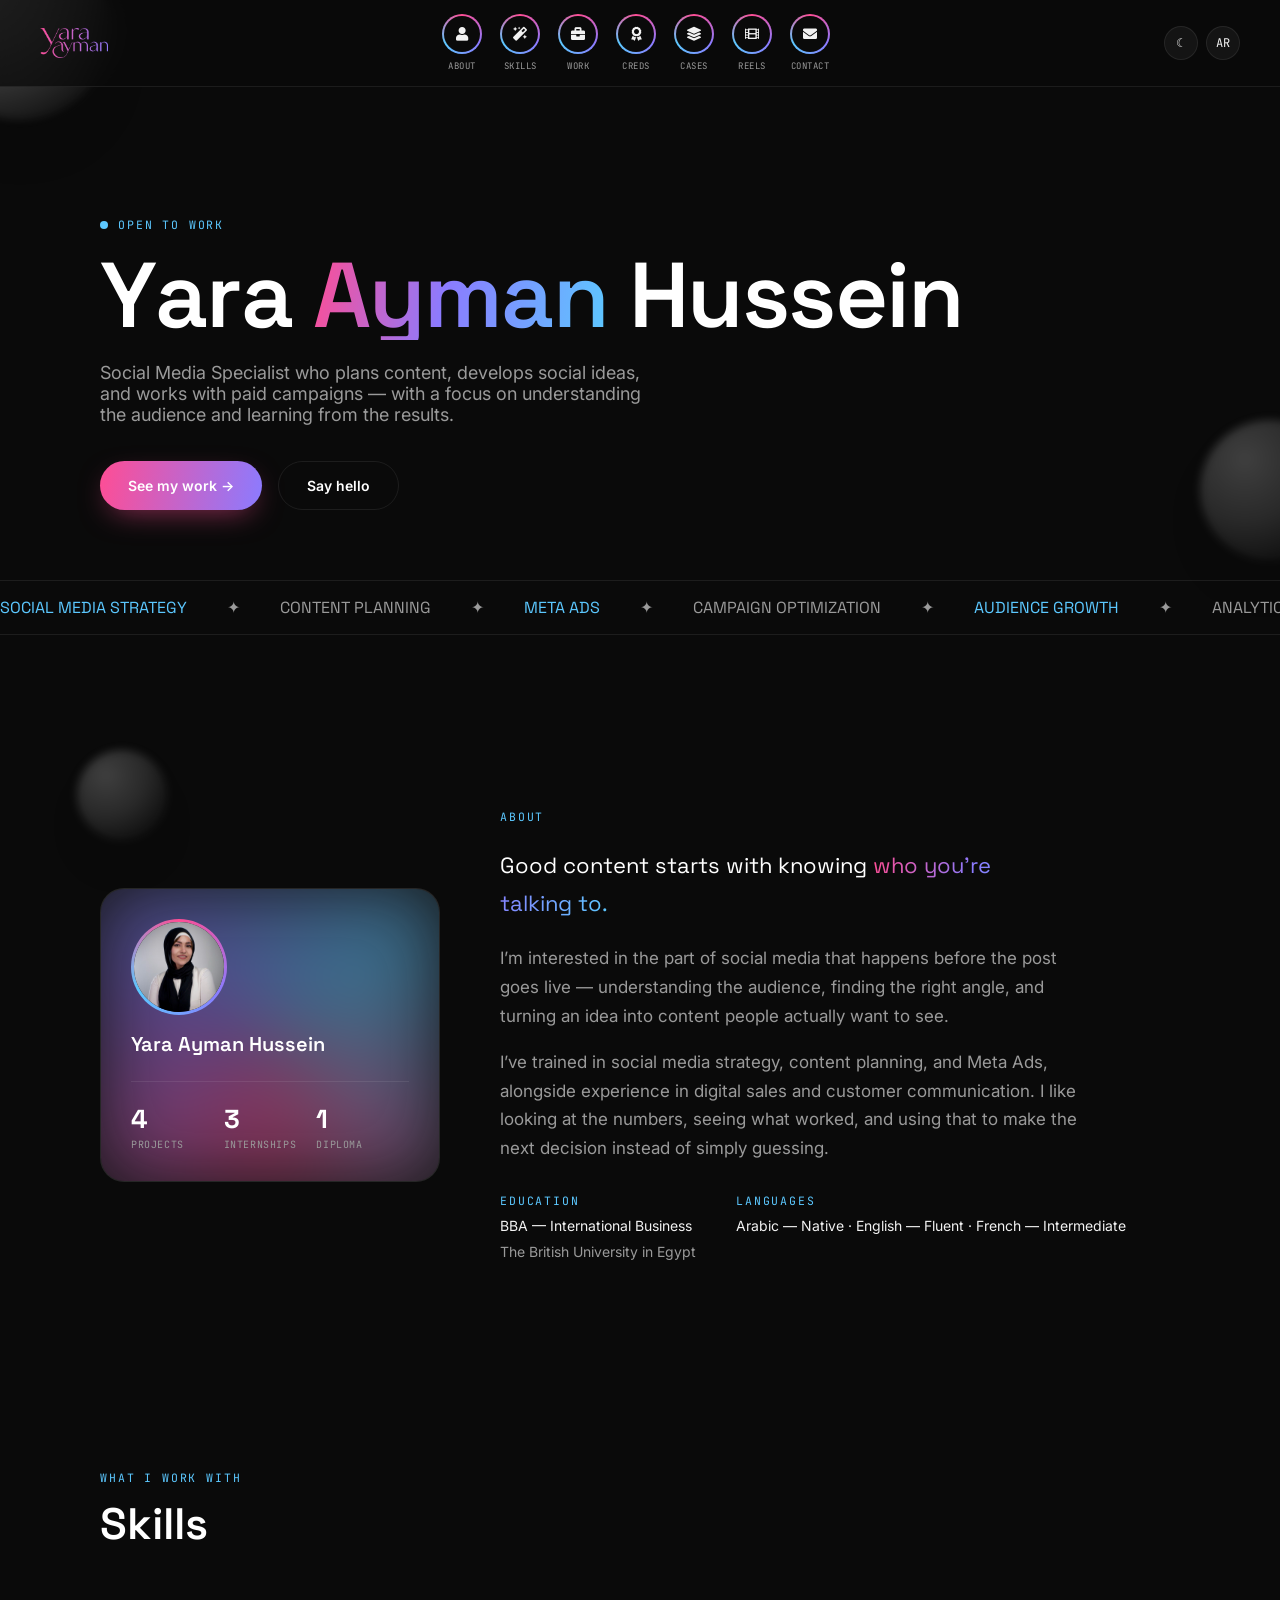
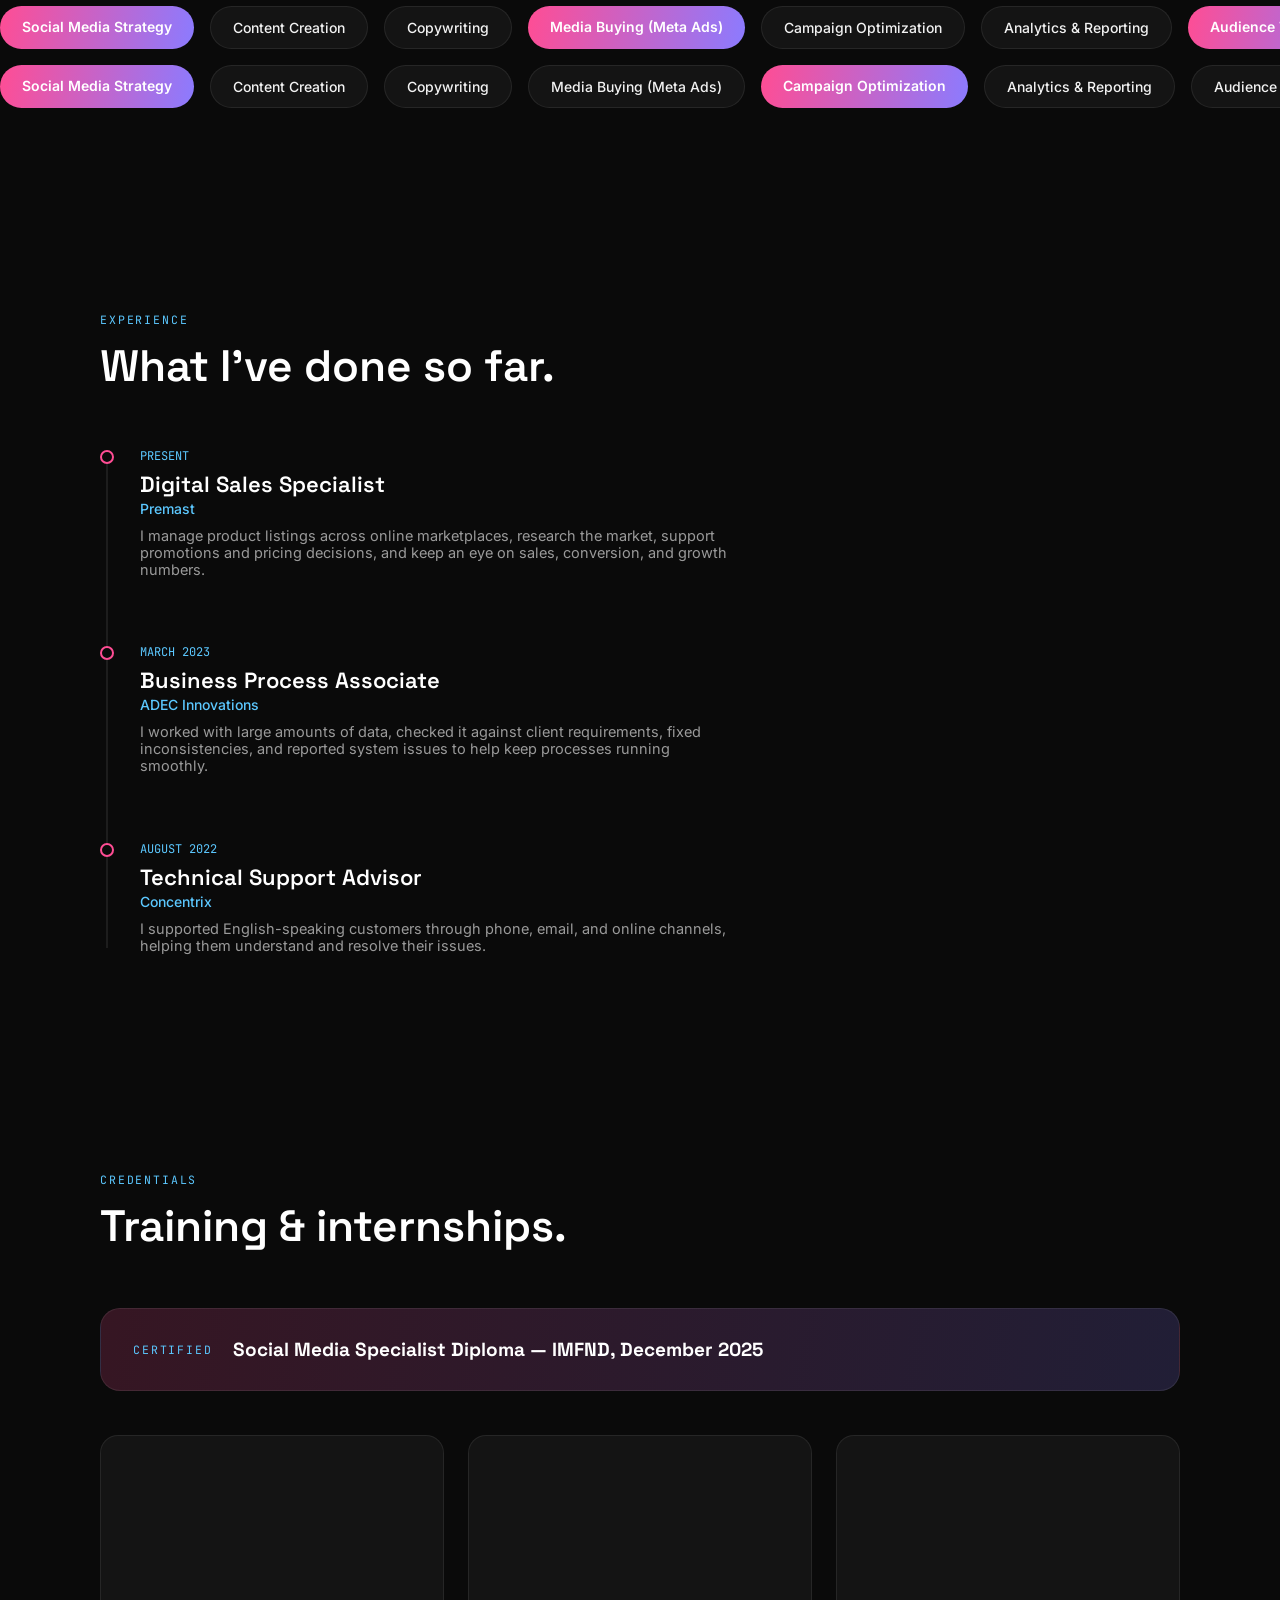
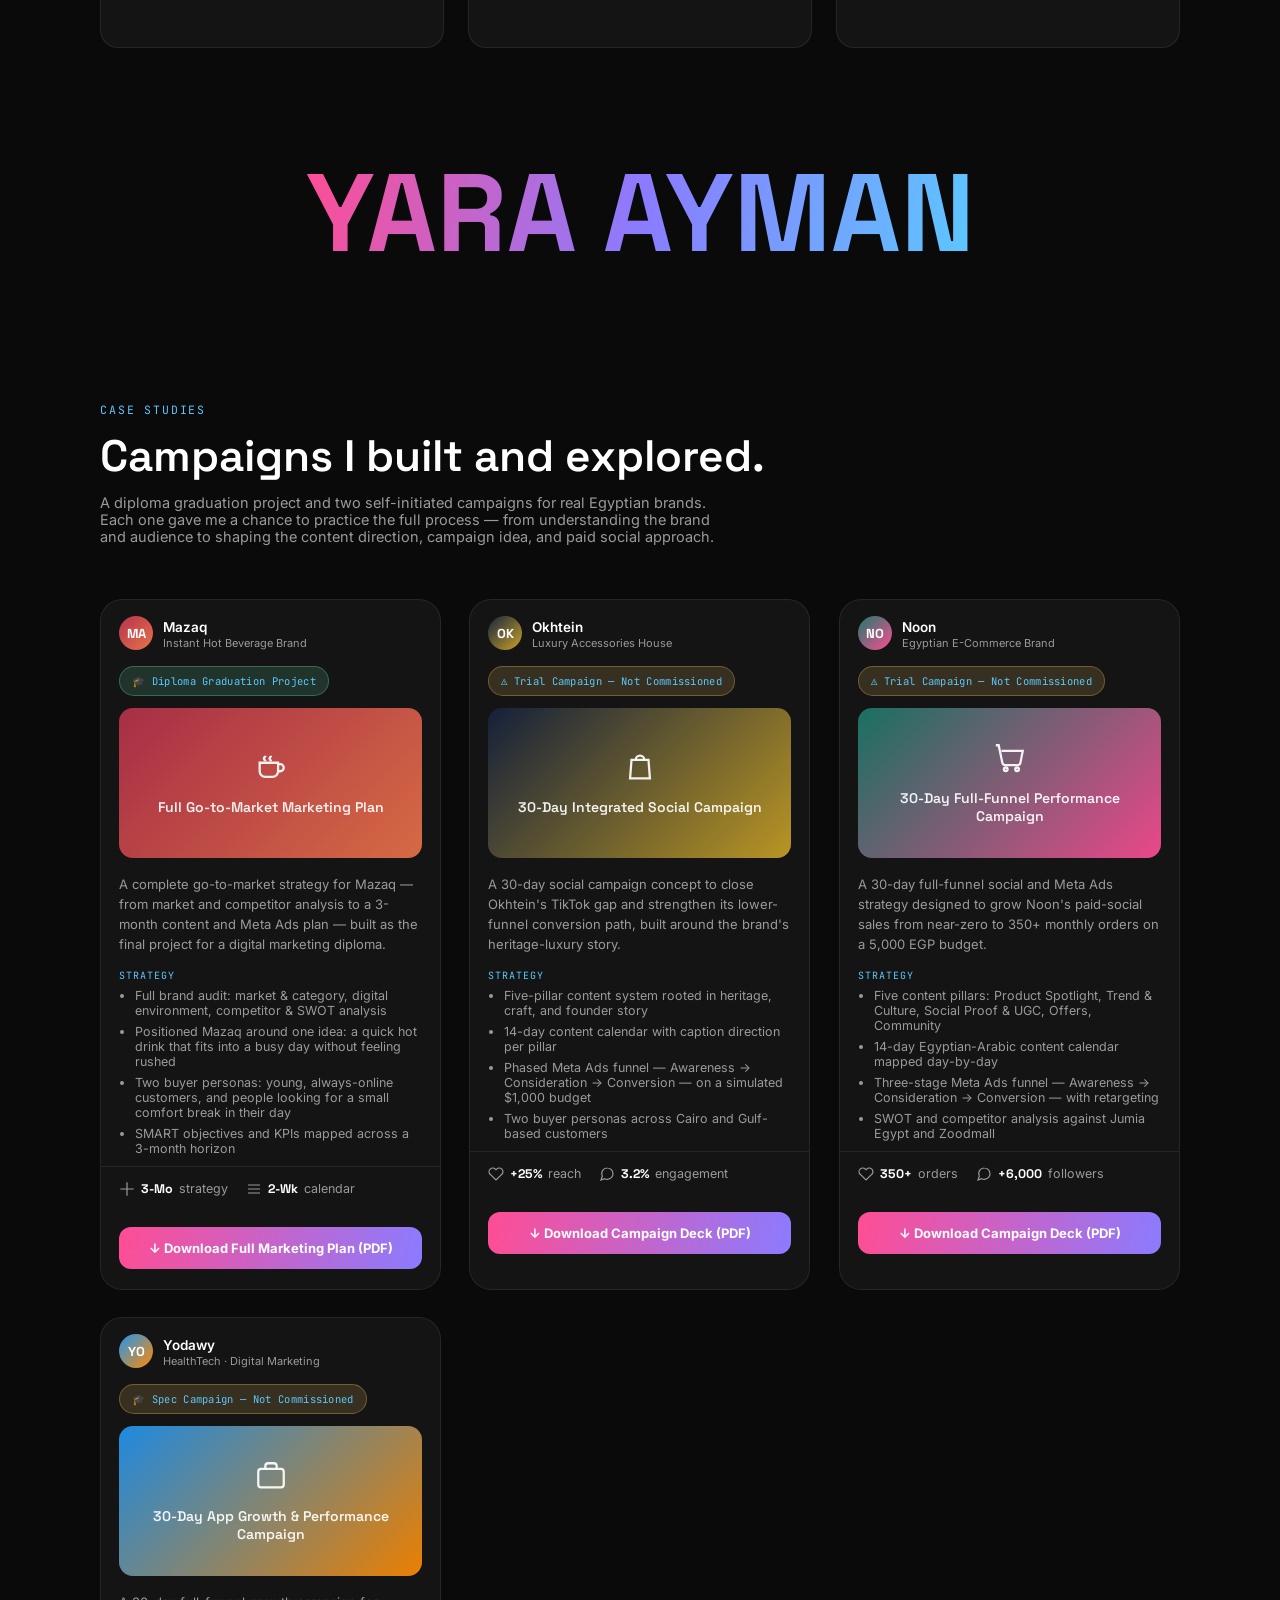
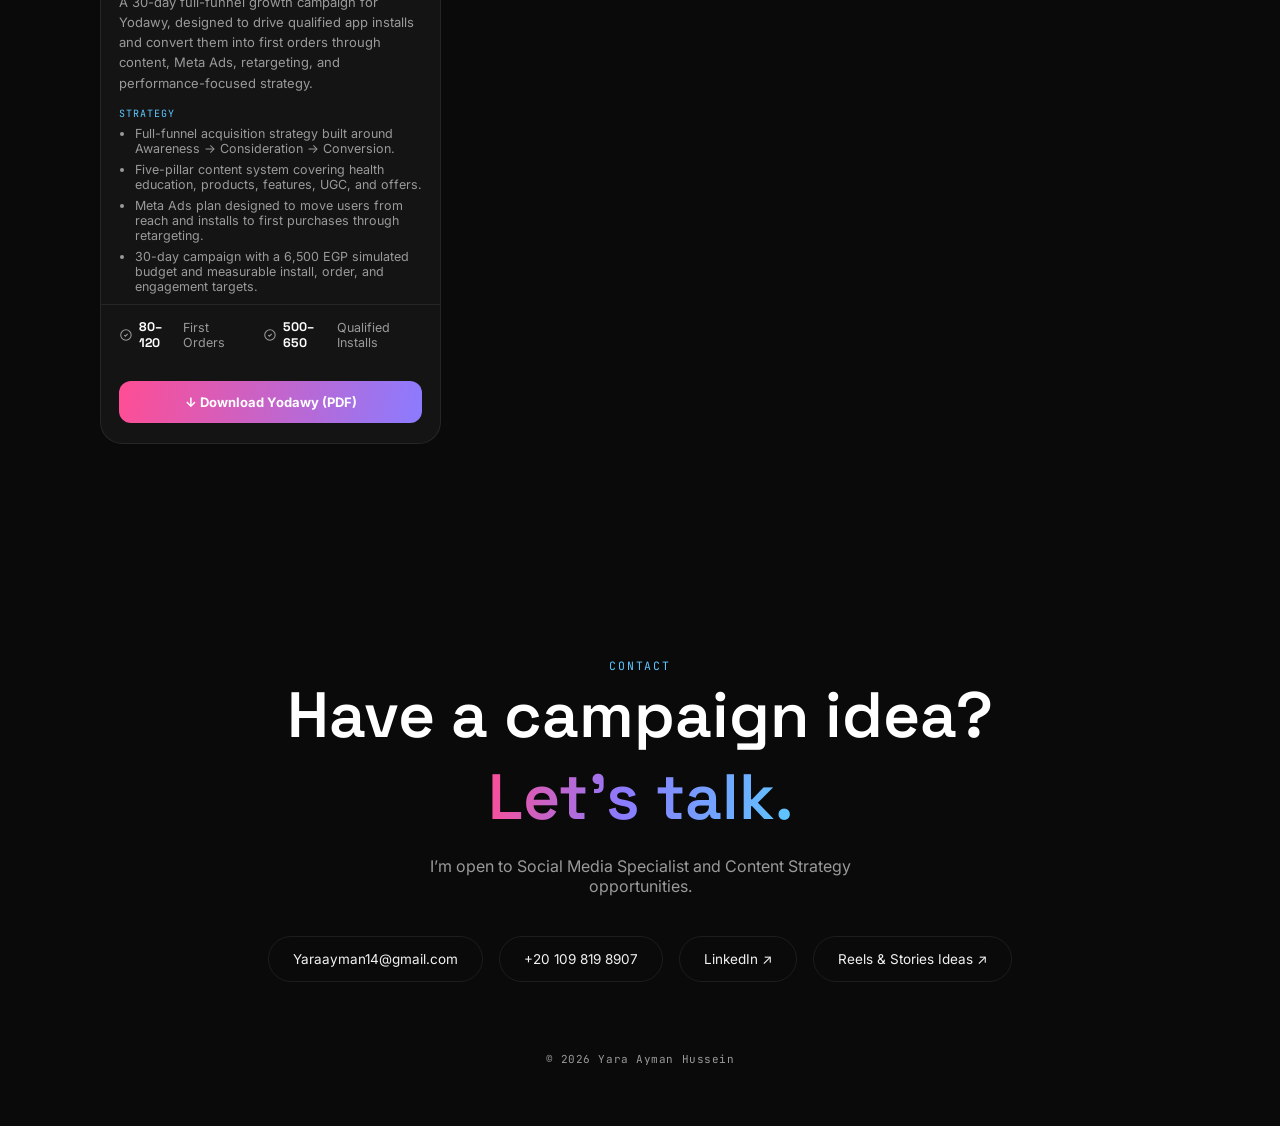
<file: index.html>
<!DOCTYPE html>
<html lang="en">
<head>
<meta charset="UTF-8">
<meta name="viewport" content="width=device-width, initial-scale=1.0">
<title>Yara Ayman Hussein - Social Media Specialist & Marketer</title>
<meta name="description" content="Yara Ayman Hussein is a Social Media Specialist and Marketer focused on social media strategy, content planning, Meta Ads, audience growth, and campaign analytics.">
<meta name="robots" content="index, follow">
<link rel="canonical" href="https://yarayman.com/">
<link rel="icon" type="image/png" sizes="32x32" href="media/favicon-32.png">
<link rel="icon" type="image/png" sizes="512x512" href="media/favicon-512.png">
<link rel="apple-touch-icon" href="media/favicon-180.png">
<link rel="stylesheet" href="data/css/fontawesome/fontawesome.css">
<link rel="stylesheet" href="data/css/fontawesome/solid.css">
<link rel="stylesheet" href="data/css/fontawesome/all.css">
<meta name="theme-color" content="#0A0A0A">

<!-- Open Graph -->
<meta property="og:type" content="profile">
<meta property="og:title" content="Yara Ayman Hussein — Social Media Specialist">
<meta property="og:description" content="Social strategy, content planning, and Meta Ads campaigns. Portfolio featuring Mazaq, Okhtein, and Noon case studies.">
<meta property="og:url" content="https://yarayman.com/">
<meta property="og:image" content="https://yarayman.com/media/og-image.jpg">
<meta property="og:image:width" content="1200">
<meta property="og:image:height" content="630">
<meta property="og:image:alt" content="Yara Ayman Hussein — Social Media Specialist">
<meta property="og:site_name" content="Yara Ayman Hussein — Portfolio">
<meta property="og:locale" content="en_US">

<!-- Twitter Card -->
<meta name="twitter:card" content="summary_large_image">
<meta name="twitter:title" content="Yara Ayman Hussein — Social Media Specialist">
<meta name="twitter:description" content="Social strategy, content planning, and Meta Ads campaigns. Portfolio featuring Mazaq, Okhtein, and Noon case studies.">
<meta name="twitter:image" content="https://yarayman.com/media/og-image.jpg">
<meta name="twitter:image:alt" content="Yara Ayman Hussein — Social Media Specialist">

<script type="application/ld+json">
{
  "@context": "https://schema.org",
  "@type": "ProfilePage",
  "name": "Yara Ayman Hussein - Social Media Specialist & Marketer",
  "url": "https://yarayman.com/",
  "mainEntity": {
    "@type": "Person",
    "name": "Yara Ayman Hussein",
    "jobTitle": "Social Media Specialist & Marketer",
    "url": "https://yarayman.com/",
    "email": "mailto:Yaraayman14@gmail.com",
    "sameAs": [
      "https://linkedin.com/in/yara-a-893500259"
    ]
  }
}
</script>

<link rel="preconnect" href="https://fonts.googleapis.com">
<link rel="preconnect" href="https://fonts.gstatic.com" crossorigin>
<link href="https://fonts.googleapis.com/css2?family=Space+Grotesk:wght@400;500;600;700&family=Inter:wght@400;500;600;700&family=JetBrains+Mono:wght@400;500&family=Cairo:wght@400;500;600;700&display=swap" rel="stylesheet">
<style>
  :root{
    --bg:#0A0A0A;
    --bg-2:#141414;
    --panel:#141414;
    --paper:#F7F4EE;
    --coral:#FF4D94;
    --pink:#8B7BFF;
    --gold:#5CC8FF;
    --mint:#5CC8FF;
    --violet:#8B7BFF;
    --ink:#F2F2F2;
    --ink-dim:#9A9A9A;
    --line:rgba(255,255,255,0.08);
    --heading:#fff;
    --nav-bg:rgba(10,10,10,0.75);
    --blob-opacity:.35;
    --blob-opacity-2:.22;
  }
  :root[data-theme="light"]{
    --bg:#FAFAFA;
    --bg-2:#F1F0F0;
    --panel:#FFFFFF;
    --ink:#171717;
    --ink-dim:#6B6B6B;
    --line:rgba(20,20,20,0.1);
    --heading:#0A0A0A;
    --nav-bg:rgba(250,250,250,0.8);
    --blob-opacity:.2;
    --blob-opacity-2:.14;
  }
  *{ box-sizing:border-box; }
  html{ scroll-behavior:smooth; }
  @media (prefers-reduced-motion: reduce){
    html{ scroll-behavior:auto; }
    *{ animation-duration:.001ms !important; animation-iteration-count:1 !important; transition:none !important; }
  }
  body{
    margin:0;
    background:var(--bg);
    color:var(--ink);
    font-family:'Inter',sans-serif;
    overflow-x:hidden;
    transition:background .3s ease, color .3s ease;
  }
  body.lang-ar{ font-family:'Cairo','Inter',sans-serif; }
  h1,h2,h3{ font-family:'Space Grotesk',sans-serif; margin:0; color:var(--heading); font-weight:600; }
  body.lang-ar h1, body.lang-ar h2, body.lang-ar h3{ font-family:'Cairo','Space Grotesk',sans-serif; }
  a{ color:inherit; text-decoration:none; }
  .mono{ font-family:'JetBrains Mono',monospace; }
  .wrap{ max-width:1160px; margin:0 auto; padding:0 40px; position:relative; z-index:2; }
  @media (max-width:720px){ .wrap{ padding:0 22px; } }
  .grad-text{
    background:linear-gradient(100deg,var(--coral),var(--pink) 45%,var(--gold));
    -webkit-background-clip:text; background-clip:text; color:transparent;
  }
  .eyebrow{
    font-family:'JetBrains Mono',monospace; font-size:11.5px; letter-spacing:.16em;
    text-transform:uppercase; color:var(--mint);
  }

  /* ---------- floating chrome spheres ---------- */
  .blobs{ position:fixed; inset:0; z-index:0; pointer-events:none; overflow:hidden; }
  .blob{
    position:absolute; border-radius:50%;
    background:radial-gradient(circle at 32% 28%, #fff, #9a9a9a 45%, #262626 80%);
    box-shadow:0 30px 60px -20px rgba(0,0,0,.6);
    opacity:var(--blob-opacity); transition:opacity .3s ease;
    filter:blur(4px);
  }
  :root[data-theme="light"] .blob{ box-shadow:0 30px 60px -20px rgba(0,0,0,.2); }
  .b1{ width:180px; height:180px; top:-60px; left:-70px; animation:float1 22s ease-in-out infinite; }
  .b2{ width:140px; height:140px; top:420px; right:-60px; animation:float2 26s ease-in-out infinite; opacity:var(--blob-opacity-2); }
  .b3{ width:90px; height:90px; bottom:60px; left:6%; animation:float3 24s ease-in-out infinite; opacity:var(--blob-opacity-2); }
  @keyframes float1{ 0%,100%{ transform:translate(0,0) } 50%{ transform:translate(30px,40px) } }
  @keyframes float2{ 0%,100%{ transform:translate(0,0) } 50%{ transform:translate(-35px,25px) } }
  @keyframes float3{ 0%,100%{ transform:translate(0,0) } 50%{ transform:translate(25px,-20px) } }

  /* ---------- theme / lang toggle ---------- */
  .util-row{ display:flex; align-items:center; gap:8px; }
  .util-btn{
    width:34px; height:34px; border-radius:50%; border:1px solid var(--line); background:var(--panel);
    color:var(--ink); display:flex; align-items:center; justify-content:center; cursor:pointer;
    font-family:'JetBrains Mono',monospace; font-size:12px; transition:transform .2s ease, background .2s ease;
  }
  .util-btn:hover{ transform:scale(1.08); }

  /* ---------- story-ring nav ---------- */
  header.storynav{
    position:sticky; top:0; z-index:50;
    background:var(--nav-bg);
    backdrop-filter:blur(14px);
    border-bottom:1px solid var(--line);
    transition:background .3s ease;
  }
  .storynav-inner{
    display:flex; align-items:center; justify-content:space-between;
    padding:14px 40px;
  }
  @media (max-width:720px){ .storynav-inner{ padding:12px 22px; } }
  .logo{ font-family:'Space Grotesk',sans-serif; font-weight:700; font-size:15px; }
  .rings{ display:flex; gap:18px; }
  .ring-btn{ display:flex; flex-direction:column; align-items:center; gap:6px; }
  .ring{
    width:40px; height:40px; border-radius:50%; padding:2px;
    background:conic-gradient(from 0deg, var(--coral), var(--pink), var(--gold), var(--coral));
    display:flex; align-items:center; justify-content:center;
    transition:transform .25s ease;
  }
  .ring-btn:hover .ring{ transform:scale(1.1); }
  .ring .inner{
    width:100%; height:100%; border-radius:50%; background:var(--bg);
    display:flex; align-items:center; justify-content:center;
    font-family:'JetBrains Mono',monospace; font-size:11px; color:var(--ink);
  }
  .ring .inner i{
  font-size:14px;
  line-height:1;
}
  .ring-btn span.lbl{
    font-family:'JetBrains Mono',monospace; font-size:9px; letter-spacing:.06em;
    color:var(--ink-dim); text-transform:uppercase;
  }
  .mobile-menu{ display:none; position:relative; }
  .mobile-menu-btn{
    width:40px; height:40px; border-radius:50%; border:1px solid var(--line);
    background:var(--panel); color:var(--ink); display:flex; align-items:center; justify-content:center;
    cursor:pointer; list-style:none; font-family:'JetBrains Mono',monospace; font-size:17px;
    transition:transform .2s ease, background .2s ease;
  }
  .mobile-menu-btn:hover{ transform:scale(1.06); }
  .mobile-menu-btn::-webkit-details-marker{ display:none; }
  .mobile-menu-btn::marker{ display:none; }
  .mobile-menu[open] .mobile-menu-btn{ background:var(--bg-2); }
  .mobile-menu-panel{
    position:absolute; top:calc(100% + 10px); right:0; min-width:190px;
    padding:8px; border:1px solid var(--line); border-radius:16px;
    background:var(--nav-bg); backdrop-filter:blur(16px);
    box-shadow:0 18px 40px rgba(0,0,0,.25);
  }
  .mobile-menu-panel a{
    display:flex; align-items:center; gap:10px; padding:11px 12px; border-radius:10px;
    color:var(--ink); font-family:'JetBrains Mono',monospace; font-size:11px;
    transition:background .2s ease, color .2s ease;
  }
  .mobile-menu-panel a i{ width:18px; text-align:center; color:var(--ink-dim); }
  .mobile-menu-panel a:hover{ background:rgba(255,255,255,.08); color:var(--heading); }
  :root[data-theme="light"] .mobile-menu-panel a:hover{ background:rgba(20,20,20,.06); }
  @media (max-width:820px){
    .rings{ display:none; }
    .mobile-menu{ display:block; }
  }
  @media (min-width:821px){
    .mobile-menu{ display:none !important; }
  }

  /* ---------- hero ---------- */
  section.hero{ position:relative; padding:130px 0 70px; }
  .hero-kicker{ display:flex; align-items:center; gap:10px; }
  .dot-live{ width:8px; height:8px; border-radius:50%; background:var(--mint); box-shadow:0 0 0 0 rgba(110,231,183,.6); animation:pulse 1.8s infinite; }
  @keyframes pulse{ 0%{ box-shadow:0 0 0 0 rgba(92,200,255,.6);} 70%{ box-shadow:0 0 0 10px rgba(92,200,255,0);} 100%{ box-shadow:0 0 0 0 rgba(92,200,255,0);} }

  .hero h1{
    font-size:clamp(46px,8vw,92px); line-height:0.98; letter-spacing:-0.02em; margin-top:18px;
  }
  .kinetic span{ display:inline-block; opacity:0; transform:translateY(24px) rotate(2deg); animation:letterIn .6s ease forwards; }
  @keyframes letterIn{ to{ opacity:1; transform:translateY(0) rotate(0);} }

  .hero .role{
    margin-top:22px; font-size:18px; color:var(--ink-dim); max-width:560px;
  }
  .hero .role strong{ color:var(--heading); }
  .hero .cta-row{ margin-top:36px; display:flex; gap:16px; flex-wrap:wrap; }
  .btn{
    display:inline-flex; align-items:center; gap:8px;
    padding:15px 28px; border-radius:100px; font-weight:600; font-size:14px;
    transition:transform .25s ease, box-shadow .25s ease;
  }
  .btn.primary{
    background:linear-gradient(100deg,var(--coral),var(--pink));
    color:#fff; box-shadow:0 10px 30px -10px rgba(255,77,148,.6);
  }
  .btn.primary:hover{ transform:translateY(-3px); box-shadow:0 16px 34px -8px rgba(255,77,148,.75); }
  .btn.ghost{ border:1px solid var(--line); color:var(--heading); }
  .btn.ghost:hover{ background:rgba(255,255,255,.08); }

  /* marquee */
  .marquee-wrap{ margin-top:70px; border-top:1px solid var(--line); border-bottom:1px solid var(--line); overflow:hidden; padding:16px 0; }
  .marquee{ display:flex; width:max-content; gap:40px; animation:scrollLeft 22s linear infinite; }
  .marquee span{ font-family:'Space Grotesk',sans-serif; font-size:16px; color:var(--ink-dim); white-space:nowrap; }
  .marquee span.hi{ color:var(--gold); }
  @keyframes scrollLeft{ from{ transform:translateX(0);} to{ transform:translateX(-50%);} }

  /* ---------- section shell ---------- */
  section{ padding:100px 0; position:relative; }
  .sec-head{ margin-bottom:54px; }
  .sec-head h2{ font-size:clamp(30px,4.4vw,44px); margin-top:10px; }

  .reveal{ opacity:0; transform:translateY(28px); transition:opacity .7s cubic-bezier(.2,.7,.3,1), transform .7s cubic-bezier(.2,.7,.3,1); }
  .reveal.in{ opacity:1; transform:none; }

  /* ---------- about / profile card ---------- */
  .about-grid{ display:grid; grid-template-columns:340px 1fr; gap:60px; align-items:center; }
  @media (max-width:820px){ .about-grid{ grid-template-columns:1fr; } }

  .profile-card{
    background:var(--panel); border:1px solid var(--line); border-radius:24px; padding:30px;
    position:relative; overflow:hidden;
  }
  .profile-card::before{
    content:""; position:absolute; inset:-2px; z-index:0; opacity:.5;
    background:conic-gradient(from 180deg, var(--coral), var(--violet), var(--mint), var(--coral));
    filter:blur(40px);
  }
  .profile-inner{ position:relative; z-index:1; }
  .avatar-ring{
    width:96px; height:96px; border-radius:50%; padding:3px;
    background:conic-gradient(from 0deg, var(--coral), var(--pink), var(--gold), var(--coral));
  }
  .avatar-ring.spin-once{ animation:spinOnce 1.3s cubic-bezier(.22,1,.36,1) both; }
  @keyframes spinOnce{ from{ transform:rotate(0deg); } to{ transform:rotate(360deg); } }
  .logo-img{ height:30px; width:auto; display:block; }
  .avatar-ring .av{
    width:100%; height:100%; border-radius:50%; background:var(--bg-2);
    display:flex; align-items:center; justify-content:center;
    font-family:'Space Grotesk',sans-serif; font-weight:700; font-size:26px; color:var(--heading);
    overflow:hidden;
  }
  .avatar-ring .av img{ width:100%; height:100%; object-fit:cover; object-position:center 22%; display:block; }
  .profile-inner h3{ margin-top:16px; font-size:20px; }
  .profile-inner .handle{ color:var(--ink-dim); font-size:13px; margin-top:2px; font-family:'JetBrains Mono',monospace; }
  .stat-row{ display:flex; gap:0; margin-top:24px; border-top:1px solid var(--line); padding-top:20px; }
  .stat{ flex:1; text-align:left; }
  .stat .v{ font-family:'Space Grotesk',sans-serif; font-size:26px; font-weight:700; color:var(--heading); }
  .stat .l{ font-family:'JetBrains Mono',monospace; font-size:10px; color:var(--ink-dim); text-transform:uppercase; letter-spacing:.06em; margin-top:2px; }

  .about-copy p{ font-size:17px; color:var(--ink-dim); max-width:600px; line-height:1.7; }
  .about-copy .pull{
    font-family:'Space Grotesk',sans-serif; font-size:22px; color:var(--heading); margin:22px 0;
    max-width:560px;
  }
  .facts{ display:flex; gap:40px; margin-top:30px; flex-wrap:wrap; }
  .facts .box .eyebrow{ margin-bottom:6px; display:block; }
  .facts .box p{ margin:2px 0; font-size:14px; color:var(--ink); }

  /* ---------- skills double marquee ---------- */
  .skill-row{ display:flex; width:max-content; gap:16px; }
  .skill-row.row2{ animation-direction:reverse; margin-top:16px; }
  .chip{
    padding:12px 22px; border-radius:100px; border:1px solid var(--line);
    font-size:14px; font-weight:500; white-space:nowrap; background:var(--panel);
  }
  .chip.filled{ background:linear-gradient(100deg,var(--coral),var(--pink)); border:none; color:#fff; font-weight:600; }
  .marquee-track{ overflow:hidden; }
  .marquee-track .skill-row{ animation:scrollLeft 30s linear infinite; }
  .marquee-track .skill-row.row2{ animation:scrollRight 30s linear infinite; }
  @keyframes scrollRight{ from{ transform:translateX(-50%);} to{ transform:translateX(0);} }

  /* ---------- experience timeline ---------- */
  .timeline{ position:relative; padding-left:40px; }
  .timeline::before{
    content:""; position:absolute; left:6px; top:6px; bottom:6px; width:2px;
    background:var(--line);
  }
  .timeline .progress{
    position:absolute; left:6px; top:6px; width:2px; height:0%;
    background:linear-gradient(180deg,var(--coral),var(--pink),var(--gold));
    transition:height .1s linear;
  }
  .t-entry{ position:relative; padding-bottom:52px; }
  .t-entry:last-child{ padding-bottom:0; }
  .t-dot{
    position:absolute; left:-40px; top:2px; width:14px; height:14px; border-radius:50%;
    background:var(--bg); border:2px solid var(--coral);
  }
  .t-entry .date{ font-family:'JetBrains Mono',monospace; font-size:12px; color:var(--gold); }
  .t-entry h3{ font-size:22px; margin-top:6px; }
  .t-entry .org{ color:var(--mint); font-size:14px; margin-top:2px; font-weight:500; }
  .t-entry p{ color:var(--ink-dim); font-size:14.5px; margin-top:10px; max-width:600px; }

  /* ---------- credentials ---------- */
  .cred-banner{
    border-radius:20px; padding:28px 32px; margin-bottom:44px;
    background:linear-gradient(100deg, rgba(255,77,148,.18), rgba(139,123,255,.18));
    border:1px solid var(--line);
    display:flex; align-items:center; gap:20px; flex-wrap:wrap;
    position:relative; overflow:hidden;
  }
  .cred-banner .shine{
    position:absolute; top:0; left:-40%; width:40%; height:100%;
    background:linear-gradient(100deg, transparent, rgba(255,255,255,.15), transparent);
    animation:shine 4s ease-in-out infinite;
  }
  @keyframes shine{ 0%{ left:-40%;} 60%,100%{ left:120%;} }
  .cred-banner strong{ font-family:'Space Grotesk',sans-serif; font-size:19px; color:var(--heading); }

  .cards3{ display:grid; grid-template-columns:repeat(3,1fr); gap:24px; }
  @media (max-width:820px){ .cards3{ grid-template-columns:1fr; } }
  .tilt-card{
    background:var(--panel); border:1px solid var(--line); border-radius:18px; padding:26px;
    transition:transform .15s ease, border-color .2s ease;
    transform-style:preserve-3d; will-change:transform;
  }
  .tilt-card:hover{ border-color:rgba(255,255,255,.3); }
  .tilt-card h3{ font-size:16.5px; margin:12px 0 4px; }
  .tilt-card .org{ color:var(--mint); font-size:13px; font-weight:500; }
  .tilt-card p{ font-size:13.5px; color:var(--ink-dim); margin-top:10px; }
  .badge-num{
    width:34px; height:34px; border-radius:10px; display:flex; align-items:center; justify-content:center;
    background:linear-gradient(100deg,var(--coral),var(--pink)); font-family:'Space Grotesk',sans-serif; font-weight:700; font-size:14px; color:#fff;
  }

  /* ---------- giant wordmark divider ---------- */
  .wordmark-wrap{ overflow:hidden; padding:10px 0 30px; text-align:center; }
  .wordmark-wrap .word{
    font-family:'Space Grotesk',sans-serif; font-weight:700; font-size:min(13vw,110px); line-height:1;
    white-space:nowrap; background:linear-gradient(100deg,var(--coral),var(--pink),var(--gold));
    -webkit-background-clip:text; background-clip:text; color:transparent;
  }

  /* ---------- case studies as post cards ---------- */
  .cases-grid{ display:grid; grid-template-columns:repeat(3,1fr); gap:28px; }
  @media (max-width:980px){ .cases-grid{ grid-template-columns:1fr; } }
  .post-card{
    background:var(--panel); border:1px solid var(--line); border-radius:22px; overflow:hidden;
    transition:transform .2s ease; transform-style:preserve-3d; will-change:transform;
  }
  .post-head{ display:flex; align-items:center; gap:10px; padding:16px 18px; }
  .post-head .av{
    width:34px; height:34px; border-radius:50%; display:flex; align-items:center; justify-content:center;
    font-family:'Space Grotesk',sans-serif; font-weight:700; font-size:13px; color:#fff;
  }
  .post-head .name{ font-size:13.5px; font-weight:600; color:var(--heading); }
  .post-head .name{ display:inline-flex; align-items:center; gap:6px; cursor:pointer; transition:color .2s ease; }
  .post-head .name:hover{ color:var(--gold); }
  .post-head .name .dl{
    font-family:'JetBrains Mono',monospace; font-size:9.5px; color:var(--ink-dim);
    border:1px solid var(--line); border-radius:100px; padding:2px 7px;
    transition:border-color .2s ease, color .2s ease;
  }
  .post-head .name:hover .dl{ border-color:var(--gold); color:var(--gold); }

  .post-head .cat{ font-size:11px; color:var(--ink-dim); }
  .post-media{
    height:150px; margin:0 18px 16px; border-radius:14px;
    display:flex; flex-direction:column; align-items:center; justify-content:center; gap:10px;
    font-family:'Space Grotesk',sans-serif; font-size:14px; font-weight:600; color:rgba(255,255,255,.92); text-align:center;
    position:relative; overflow:hidden; padding:0 16px;
  }
  .post-media::after{ content:""; position:absolute; inset:0; background:rgba(0,0,0,.08); z-index:0; }
  .post-media .media-icon, .post-media .media-label{ position:relative; z-index:1; }
  .post-media .media-icon svg{ width:34px; height:34px; }
  .post-media .media-label{ line-height:1.3; }
  .badge{
    margin:0 18px 12px; padding:7px 12px; border-radius:100px; display:inline-block;
    font-family:'JetBrains Mono',monospace; font-size:10.5px; letter-spacing:.03em;
  }
  .badge-diploma{ background:rgba(110,231,183,.15); color:var(--mint); border:1px solid rgba(110,231,183,.3); }
  .badge-trial{ background:rgba(255,198,92,.15); color:var(--gold); border:1px solid rgba(255,198,92,.3); }
  .badge-neutral{ background:rgba(139,123,255,.15); color:var(--violet); border:1px solid rgba(139,123,255,.3); }
  .post-download{
    display:block; margin:16px 18px 20px; padding:13px 16px; border-radius:12px; text-align:center;
    background:linear-gradient(100deg,var(--coral),var(--pink)); color:#fff; font-weight:700; font-size:13px;
    transition:transform .2s ease, box-shadow .2s ease;
  }
  .post-download:hover{ transform:translateY(-2px); box-shadow:0 12px 24px -10px rgba(255,77,148,.6); }
  .post-body{ padding:0 18px 4px; }
  .post-body .label{ font-family:'JetBrains Mono',monospace; font-size:10px; letter-spacing:.1em; text-transform:uppercase; color:var(--mint); margin:14px 0 6px; }
  .post-body p{ font-size:13px; color:var(--ink-dim); line-height:1.55; margin:0; }
  .post-body ul{ margin:0; padding-left:16px; }
  .post-body ul li{ font-size:12.5px; color:var(--ink-dim); margin-bottom:6px; }
  .engage{ display:flex; align-items:center; gap:18px; padding:14px 18px; border-top:1px solid var(--line); }
  .engage .item{ display:flex; align-items:center; gap:6px; font-size:12.5px; color:var(--ink-dim); }
  .engage svg{ width:16px; height:16px; stroke:var(--ink-dim); fill:none; stroke-width:1.8; }
  .engage .metric{ font-family:'Space Grotesk',sans-serif; font-weight:700; color:var(--heading); }

  /* ---------- contact ---------- */
  footer{ padding:110px 0 60px; text-align:center; }
  footer h2{ font-size:clamp(36px,7vw,64px); }
  footer .lede{ color:var(--ink-dim); max-width:480px; margin:18px auto 0; font-size:16px; }
  .contact-links{ display:flex; justify-content:center; gap:16px; margin-top:40px; flex-wrap:wrap; }
  .clink{
    padding:14px 24px; border-radius:100px; border:1px solid var(--line); font-size:13.5px;
    display:flex; align-items:center; gap:8px; transition:transform .2s ease, background .2s ease;
  }
  .clink:hover{ transform:translateY(-3px); background:rgba(255,255,255,.06); }
  .fine{ margin-top:70px; font-family:'JetBrains Mono',monospace; font-size:11px; color:var(--ink-dim); letter-spacing:.05em; }
  /* ---------- RTL adjustments ---------- */
  html[dir="rtl"] .stat{ text-align:right; }
  html[dir="rtl"] .timeline{ padding-left:0; padding-right:40px; }
  html[dir="rtl"] .timeline::before{ left:auto; right:6px; }
  html[dir="rtl"] .timeline .progress{ left:auto; right:6px; }
  html[dir="rtl"] .t-dot{ left:auto; right:-40px; }
  html[dir="rtl"] .post-body ul{ padding-left:0; padding-right:16px; }
  html[dir="rtl"] .facts{ text-align:right; }
</style>
</head>
<body>

<div class="blobs"><div class="blob b1"></div><div class="blob b2"></div><div class="blob b3"></div></div>

<header class="storynav">
  <div class="storynav-inner">
  <img class="logo-img" src="media/logo-full.png" alt="Yara Ayman">

  <nav class="rings">

    <a class="ring-btn" href="#about">
      <div class="ring">
        <div class="inner">
          <i class="fas fa-user" aria-hidden="true"></i>
        </div>
      </div>
      <span class="lbl" data-i18n="nav.about">About</span>
    </a>

    <a class="ring-btn" href="#skills">
      <div class="ring">
        <div class="inner">
          <i class="fas fa-magic" aria-hidden="true"></i>
        </div>
      </div>
      <span class="lbl" data-i18n="nav.skills">Skills</span>
    </a>

    <a class="ring-btn" href="#experience">
      <div class="ring">
        <div class="inner">
          <i class="fas fa-briefcase" aria-hidden="true"></i>
        </div>
      </div>
      <span class="lbl" data-i18n="nav.work">Work</span>
    </a>

    <a class="ring-btn" href="#credentials">
      <div class="ring">
        <div class="inner">
          <i class="fas fa-award" aria-hidden="true"></i>
        </div>
      </div>
      <span class="lbl" data-i18n="nav.creds">Creds</span>
    </a>

    <a class="ring-btn" href="#cases">
      <div class="ring">
        <div class="inner">
          <i class="fas fa-layer-group" aria-hidden="true"></i>
        </div>
      </div>
      <span class="lbl" data-i18n="nav.cases">Cases</span>
    </a>

    <a class="ring-btn" href="reels.html">
      <div class="ring">
        <div class="inner">
          <i class="fas fa-film" aria-hidden="true"></i>
        </div>
      </div>
      <span class="lbl" data-i18n="nav.reels">Reels</span>
    </a>

    <a class="ring-btn" href="#contact">
      <div class="ring">
        <div class="inner">
          <i class="fas fa-envelope" aria-hidden="true"></i>
        </div>
      </div>
      <span class="lbl" data-i18n="nav.contact">Contact</span>
    </a>

  </nav>

  <details class="mobile-menu">
    <summary class="mobile-menu-btn" aria-label="Open navigation menu">☰</summary>
    <div class="mobile-menu-panel">
      <a href="#about"><i class="fas fa-user" aria-hidden="true"></i><span data-i18n="nav.about">About</span></a>
      <a href="#skills"><i class="fas fa-magic" aria-hidden="true"></i><span data-i18n="nav.skills">Skills</span></a>
      <a href="#experience"><i class="fas fa-briefcase" aria-hidden="true"></i><span data-i18n="nav.work">Work</span></a>
      <a href="#credentials"><i class="fas fa-award" aria-hidden="true"></i><span data-i18n="nav.creds">Creds</span></a>
      <a href="#cases"><i class="fas fa-layer-group" aria-hidden="true"></i><span data-i18n="nav.cases">Cases</span></a>
      <a href="reels.html"><i class="fas fa-film" aria-hidden="true"></i><span data-i18n="nav.reels">Reels</span></a>
      <a href="#contact"><i class="fas fa-envelope" aria-hidden="true"></i><span data-i18n="nav.contact">Contact</span></a>
    </div>
  </details>

  <div class="util-row">
    <button class="util-btn" id="theme-toggle" title="Toggle theme" aria-label="Toggle theme">☾</button>
    <button class="util-btn mono" id="lang-toggle" title="Switch language" aria-label="Switch language">AR</button>
  </div>
</div>
</header>

<section class="hero">
  <div class="wrap">
    <div class="hero-kicker">
      <span class="dot-live"></span>
      <span class="eyebrow" data-i18n="hero.eyebrow">Open to work </span>
    </div>
    <h1 class="kinetic" id="kinetic-title">Yara Ayman Hussein</h1>
    <p class="role" data-i18n-html="hero.role">Social Media Specialist who plans content and runs paid campaigns — trained in Meta Ads, audience growth, and analytics.</p>
    <div class="cta-row">
      <a class="btn primary" href="#cases" data-i18n="hero.cta1">See the campaigns →</a>
      <a class="btn ghost" href="#contact" data-i18n="hero.cta2">Say hello</a>
    </div>
  </div>
  <div class="marquee-wrap">
    <div class="marquee" id="heroMarquee"></div>
  </div>
</section>

<section id="about">
  <div class="wrap about-grid reveal">
    <div class="profile-card">
      <div class="profile-inner">
        <div class="avatar-ring"><div class="av"><img src="media/avatar.jpg" alt="Yara Ayman Hussein" loading="lazy"></div></div>
        <h3 data-i18n="about.name">Yara Ayman Hussein</h3>
        
        <div class="stat-row">
          <div class="stat"><div class="v" id="projects-count">0</div><div class="l">Projects</div></div>
          <div class="stat"><div class="v" data-count="3">0</div><div class="l" data-i18n="about.stat2">Internships</div></div>
          <div class="stat"><div class="v" data-count="1">0</div><div class="l" data-i18n="about.stat3">Diploma</div></div>
        </div>
      </div>
    </div>
    <div class="about-copy">
      <span class="eyebrow" data-i18n="about.eyebrow">About</span>
      <p class="pull" data-i18n-html="about.pull">Content built on strategy, not <span class="grad-text">guesswork.</span></p>
      <p data-i18n="about.p1">Yara has hands-on training in social media strategy and media buying, along with real experience in digital sales and customer engagement — she works across content planning, audience targeting, and paid campaigns.</p>
      <p data-i18n="about.p2">She's certified in Social Media Marketing, with hands-on experience in Meta Ads and campaign optimization, and prefers to check her decisions against the numbers instead of guessing.</p>
      <div class="facts">
        <div class="box"><span class="eyebrow" data-i18n="about.eduLabel">Education</span><p data-i18n="about.eduValue">BBA — International Business</p><p style="color:var(--ink-dim)" data-i18n="about.eduSchool">The British University in Egypt</p></div>
        <div class="box"><span class="eyebrow" data-i18n="about.langLabel">Languages</span><p data-i18n="about.langValue">Arabic — Native · English — Fluent · French — Intermediate</p></div>
      </div>
    </div>
  </div>
</section>

<section id="skills">
  <div class="wrap reveal">
    <div class="sec-head">
      <span class="eyebrow" data-i18n="skills.eyebrow">Capabilities</span>
      <h2 data-i18n="skills.heading">Skills</h2>
    </div>
  </div>
  <div class="marquee-track">
    <div class="skill-row" id="row1"></div>
    <div class="skill-row row2" id="row2"></div>
  </div>
</section>

<section id="experience">
  <div class="wrap reveal">
    <div class="sec-head">
      <span class="eyebrow" data-i18n="exp.eyebrow">Experience</span>
      <h2 data-i18n="exp.heading">The career so far.</h2>
    </div>
    <div class="timeline" id="timeline">
      <div class="progress" id="tlProgress"></div>
      <div class="t-entry">
        <div class="t-dot"></div>
        <div class="date" data-i18n="exp.e1.date">PRESENT</div>
        <h3 data-i18n="exp.e1.title">Digital Sales Specialist</h3>
        <div class="org">Premast</div>
        <p data-i18n="exp.e1.desc">Manages and optimizes digital product listings across online marketplaces, conducts market research, supports promotional campaigns and pricing strategy, and tracks conversion and growth metrics.</p>
      </div>
      <div class="t-entry">
        <div class="t-dot"></div>
        <div class="date" data-i18n="exp.e2.date">MARCH 2023</div>
        <h3 data-i18n="exp.e2.title">Business Process Associate</h3>
        <div class="org">ADEC Innovations</div>
        <p data-i18n="exp.e2.desc">Performed accurate data entry aligned with client standards, verified accuracy, resolved inconsistencies, and reported system issues to support process improvements.</p>
      </div>
      <div class="t-entry">
        <div class="t-dot"></div>
        <div class="date" data-i18n="exp.e3.date">AUGUST 2022</div>
        <h3 data-i18n="exp.e3.title">Technical Support Advisor</h3>
        <div class="org">Concentrix</div>
        <p data-i18n="exp.e3.desc">Delivered support to English-speaking customers and managed inquiries via phone, email, and online platforms.</p>
      </div>
    </div>
  </div>
</section>

<section id="credentials">
  <div class="wrap reveal">
    <div class="sec-head">
      <span class="eyebrow" data-i18n="creds.eyebrow">Credentials</span>
      <h2 data-i18n="creds.heading">Training &amp; internships.</h2>
    </div>
    <div class="cred-banner">
      <div class="shine"></div>
      <span class="eyebrow" style="color:var(--gold)" data-i18n="creds.certified">Certified</span>
      <strong data-i18n="creds.bannerText">Social Media Specialist Diploma — IMFND, December 2025</strong>
    </div>
    <div class="cards3">
      <div class="tilt-card"><div class="badge-num">1</div><h3 data-i18n="creds.c1.title">Market Research &amp; Analysis Trainee</h3><div class="org">Kreativstorm</div><p data-i18n="creds.c1.desc">Conducted market research and trend analysis to support data-driven business decisions.</p></div>
      <div class="tilt-card"><div class="badge-num">2</div><h3 data-i18n="creds.c2.title">Digital Marketing &amp; CRM Intern</h3><div class="org">Code95</div><p data-i18n="creds.c2.desc">Supported social campaign creation and CRM data analysis; applied SWOT and competitor analysis.</p></div>
      <div class="tilt-card"><div class="badge-num">3</div><h3 data-i18n="creds.c3.title">Entrepreneurship Participant</h3><div class="org">American University in Cairo</div><p data-i18n="creds.c3.desc">Developed and pitched a business concept as part of an entrepreneurship project.</p></div>
    </div>
  </div>
</section>

<div class="wordmark-wrap"><span class="word">YARA AYMAN</span></div>

<section id="cases">
  <div class="wrap reveal">
    <div class="sec-head">
      <span class="eyebrow" data-i18n="cases.eyebrow">Case Studies</span>
      <h2 data-i18n="cases.heading">Real campaigns &amp; course work.</h2>
      <p style="color:var(--ink-dim); max-width:620px; margin-top:10px; font-size:14.5px;" data-i18n="cases.desc">A diploma graduation project and two unsolicited spec campaigns built for real Egyptian brands to demonstrate end-to-end social strategy — full decks available to download.</p>
    </div>
    <div class="cases-grid" id="cases-grid">
      <!-- cards injected by JS from data/projects.json -->
    </div>
  </div>
</section>

<footer id="contact">
  <div class="wrap reveal">
    <span class="eyebrow" data-i18n="contact.eyebrow">Contact</span>
    <h2 data-i18n-html="contact.heading">Got a campaign in mind?<br><span class="grad-text">Let's talk it through.</span></h2>
    <p class="lede" data-i18n="contact.lede">Open to social media specialist and content strategy roles.</p>
    <div class="contact-links">
      <a class="clink" href="mailto:Yaraayman14@gmail.com">Yaraayman14@gmail.com</a>
      <a class="clink" href="tel:+201098198907">+20 109 819 8907</a>
      <a class="clink" href="https://linkedin.com/in/yara-a-893500259" target="_blank" rel="noopener">LinkedIn ↗</a>
      <a class="clink" href="reels.html" data-i18n="contact.reelsLink">Reels &amp; Stories Ideas ↗</a>
    </div>
    <div class="fine" data-i18n="contact.fine">© 2026 Yara Ayman Hussein </div>
  </div>
</footer>

<script>
  // ---------- theme ----------
  const themeToggleBtn = document.getElementById('theme-toggle');
  function applyTheme(theme){
    document.documentElement.setAttribute('data-theme', theme);
    themeToggleBtn.textContent = theme === 'light' ? '☀' : '☾';
    localStorage.setItem('yaraTheme', theme);
  }
  let currentTheme = localStorage.getItem('yaraTheme') || 'dark';
  applyTheme(currentTheme);
  themeToggleBtn.addEventListener('click', ()=>{
    currentTheme = currentTheme === 'light' ? 'dark' : 'light';
    applyTheme(currentTheme);
  });

  // ---------- i18n helpers ----------
  function getPath(obj, path){ return path.split('.').reduce((o,k)=> (o && o[k] !== undefined) ? o[k] : null, obj); }
  function L(field, lang){
    if(field == null) return '';
    if(typeof field === 'object') return field[lang] || field.en || '';
    return field;
  }

  let i18nData = null;
  let projectsData = [];
  let currentLang = localStorage.getItem('yaraLang') || 'en';

  const langToggleBtn = document.getElementById('lang-toggle');
  const titleEl = document.getElementById('kinetic-title');
  const heroMarquee = document.getElementById('heroMarquee');
  const casesGrid = document.getElementById('cases-grid');

  function applyStaticTranslations(dict){
    document.querySelectorAll('[data-i18n]').forEach(el=>{
      const val = getPath(dict, el.dataset.i18n);
      if(val != null) el.textContent = val;
    });
    document.querySelectorAll('[data-i18n-html]').forEach(el=>{
      const val = getPath(dict, el.dataset.i18nHtml);
      if(val != null) el.innerHTML = val;
    });
  }

  function buildKineticTitle(dict, lang){
    titleEl.innerHTML = '';
    const name = dict.hero.name;
    const gradWord = dict.hero.nameGrad;
    const idx = name.indexOf(gradWord);
    const parts = idx >= 0
      ? [{ text: name.slice(0, idx), grad:false }, { text: gradWord, grad:true }, { text: name.slice(idx + gradWord.length), grad:false }]
      : [{ text: name, grad:false }];
    const useWords = (lang === 'ar');
    let unitIndex = 0;
    parts.forEach(part=>{
      if(part.grad){
        const s = document.createElement('span');
        s.textContent = part.text;
        s.className = 'grad-text kinetic-letter';
        s.style.animationDelay = (unitIndex*(useWords?0.09:0.028))+'s';
        s.style.animationName = 'letterIn'; s.style.animationDuration = '.6s';
        s.style.animationTimingFunction = 'ease'; s.style.animationFillMode = 'forwards';
        titleEl.appendChild(s);
        unitIndex += 1;
      } else if(useWords){
        part.text.split(/(\s+)/).filter(t=>t.length).forEach(tok=>{
          const s = document.createElement('span');
          s.textContent = tok.trim()==='' ? '\u00A0' : tok;
          s.className = 'kinetic-letter';
          s.style.animationDelay = (unitIndex*0.09)+'s';
          s.style.animationName = 'letterIn'; s.style.animationDuration = '.6s';
          s.style.animationTimingFunction = 'ease'; s.style.animationFillMode = 'forwards';
          titleEl.appendChild(s);
          unitIndex += 1;
        });
      } else {
        [...part.text].forEach(ch=>{
          const s = document.createElement('span');
          s.textContent = ch === ' ' ? '\u00A0' : ch;
          s.className = 'kinetic-letter';
          s.style.animationDelay = (unitIndex*0.028)+'s';
          s.style.animationName = 'letterIn'; s.style.animationDuration = '.6s';
          s.style.animationTimingFunction = 'ease'; s.style.animationFillMode = 'forwards';
          titleEl.appendChild(s);
          unitIndex += 1;
        });
      }
    });
  }

  function buildMarquee(dict){
    heroMarquee.innerHTML = '';
    for(let r=0;r<2;r++){
      dict.marquee.forEach((t,i)=>{
        const s = document.createElement('span');
        s.textContent = t;
        if(i%2===0) s.classList.add('hi');
        heroMarquee.appendChild(s);
        const dotSep = document.createElement('span');
        dotSep.textContent = '✦';
        dotSep.style.color = 'var(--ink-dim)';
        heroMarquee.appendChild(dotSep);
      });
    }
  }

  function buildSkills(dict){
    const skills = dict.skillsList;
    function fillRow(id, filledEvery){
      const row = document.getElementById(id);
      row.innerHTML = '';
      for(let r=0;r<2;r++){
        skills.forEach((s,i)=>{
          const c = document.createElement('div');
          c.className = 'chip' + ((i%filledEvery===0)?' filled':'');
          c.textContent = s;
          row.appendChild(c);
        });
      }
    }
    fillRow('row1', 3);
    fillRow('row2', 4);
  }

  // ---------- case-study cards ----------
  const BADGE_CLASS = { diploma: 'badge-diploma', trial: 'badge-trial', neutral: 'badge-neutral' };
  const DEFAULT_MEDIA_ICON = '<rect x="3" y="7" width="18" height="13" rx="2"/><path d="M8 7V5a2 2 0 0 1 2-2h4a2 2 0 0 1 2 2v2"/>';
  const DEFAULT_METRIC_ICON = '<path d="M9 12l2 2 4-4"/><circle cx="12" cy="12" r="9"/>';

  function renderProjectCard(p, lang){
    const initials = (p.name || '?').trim().slice(0,2).toUpperCase();
    const badgeClass = BADGE_CLASS[p.badgeStyle] || 'badge-neutral';
    const badgeText = L(p.badgeText, lang);
    const badgeHtml = badgeText ? `<div class="badge ${badgeClass}">${badgeText}</div>` : '';
    const strategyHtml = (p.strategyPoints && p.strategyPoints.length)
      ? `<div class="label">${lang==='ar' ? 'الاستراتيجية' : 'Strategy'}</div><ul>${p.strategyPoints.map(pt=>`<li>${L(pt, lang)}</li>`).join('')}</ul>` : '';
    const metricsHtml = (p.metrics && p.metrics.length)
      ? `<div class="engage">${p.metrics.map(m=>`<div class="item"><svg viewBox="0 0 24 24">${m.iconSvg || DEFAULT_METRIC_ICON}</svg><span class="metric">${m.value}</span> ${L(m.label, lang)}</div>`).join('')}</div>` : '';
    const pdfLabel = L(p.pdfLabel, lang) || (lang==='ar' ? '↓ تحميل (PDF)' : '↓ Download (PDF)');
    const downloadHtml = p.pdfUrl ? `<a class="post-download" href="${p.pdfUrl}" download>${pdfLabel}</a>` : '';

    const card = document.createElement('div');
    card.className = 'post-card';
    card.innerHTML = `
      <div class="post-head">
        <div class="av" style="background:${p.gradient};">${initials}</div>
        <div><div class="name">${p.name}</div><div class="cat">${L(p.category, lang)}</div></div>
      </div>
      ${badgeHtml}
      <div class="post-media" style="background:${p.gradient};">
        <div class="media-icon"><svg viewBox="0 0 24 24" fill="none" stroke="currentColor" stroke-width="1.6">${p.mediaIconSvg || DEFAULT_MEDIA_ICON}</svg></div>
        <div class="media-label">${L(p.mediaLabel, lang)}</div>
      </div>
      <div class="post-body"><p>${L(p.description, lang)}</p>${strategyHtml}</div>
      ${metricsHtml}
      ${downloadHtml}
    `;
    return card;
  }

  function renderProjects(lang){
    casesGrid.innerHTML = '';
    projectsData.forEach(p => casesGrid.appendChild(renderProjectCard(p, lang)));
    if(!reduceMotion){ addTilt('.post-card', 4); }
  }

  // ---------- apply language across the page ----------
  function applyLang(lang){
    currentLang = lang;
    localStorage.setItem('yaraLang', lang);
    document.documentElement.lang = lang;
    document.documentElement.dir = lang === 'ar' ? 'rtl' : 'ltr';
    document.body.classList.toggle('lang-ar', lang === 'ar');
    langToggleBtn.textContent = lang === 'ar' ? 'EN' : 'AR';
    if(!i18nData) return;
    const dict = i18nData[lang] || i18nData.en;
    applyStaticTranslations(dict);
    buildKineticTitle(dict, lang);
    buildMarquee(dict);
    buildSkills(dict);
    renderProjects(lang);
  }
  langToggleBtn.addEventListener('click', ()=> applyLang(currentLang === 'ar' ? 'en' : 'ar'));

  // avatar spin-once on scroll into view
  const avatarRing = document.querySelector('.avatar-ring');
  if(avatarRing){
    const avatarObserver = new IntersectionObserver((entries)=>{
      entries.forEach(e=>{
        if(e.isIntersecting){
          avatarRing.classList.add('spin-once');
          avatarObserver.unobserve(avatarRing);
        }
      });
    }, { threshold:0.4 });
    avatarObserver.observe(avatarRing);
  }

  // scroll reveal
  const observer = new IntersectionObserver((entries)=>{
    entries.forEach(e=>{ if(e.isIntersecting){ e.target.classList.add('in'); } });
  }, { threshold:0.12 });
  document.querySelectorAll('.reveal').forEach(el=>observer.observe(el));

  // count-up stats
  const counters = document.querySelectorAll('[data-count]');
  const countObserver = new IntersectionObserver((entries)=>{
    entries.forEach(e=>{
      if(e.isIntersecting){
        const el = e.target;
        const target = parseInt(el.dataset.count,10);
        let cur = 0;
        const step = Math.max(1, Math.round(target/24));
        const iv = setInterval(()=>{
          cur += step;
          if(cur >= target){ cur = target; clearInterval(iv); }
          el.textContent = cur;
        }, 40);
        countObserver.unobserve(el);
      }
    });
  }, { threshold:0.4 });
  counters.forEach(c=>countObserver.observe(c));

  // timeline scroll progress
  const tl = document.getElementById('timeline');
  const tlProgress = document.getElementById('tlProgress');
  function updateTlProgress(){
    const rect = tl.getBoundingClientRect();
    const vh = window.innerHeight;
    const total = rect.height;
    let progressed = vh*0.75 - rect.top;
    progressed = Math.max(0, Math.min(total, progressed));
    tlProgress.style.height = (progressed/total*100)+'%';
  }
  document.addEventListener('scroll', ()=>requestAnimationFrame(updateTlProgress), {passive:true});
  updateTlProgress();

  // tilt effect for cards
  function addTilt(selector, intensity){
    document.querySelectorAll(selector).forEach(card=>{
      card.addEventListener('mousemove', (e)=>{
        const r = card.getBoundingClientRect();
        const x = (e.clientX - r.left)/r.width - 0.5;
        const y = (e.clientY - r.top)/r.height - 0.5;
        card.style.transform = `perspective(600px) rotateY(${x*intensity}deg) rotateX(${-y*intensity}deg) translateY(-4px)`;
      });
      card.addEventListener('mouseleave', ()=>{ card.style.transform = ''; });
    });
  }
  const reduceMotion = window.matchMedia('(prefers-reduced-motion: reduce)').matches;
  if(!reduceMotion){ addTilt('.tilt-card', 6); }

  // ---------- load data then render everything in the current language ----------
  Promise.all([
    fetch('data/i18n.json', { cache: 'no-store' }).then(r => r.ok ? r.json() : null),
    fetch('data/projects.json', { cache: 'no-store' }).then(r => r.ok ? r.json() : { projects: [] })
  ]).then(([i18n, projects])=>{
    i18nData = i18n;
projectsData = (projects && projects.projects) || [];

const projectsCount = document.getElementById('projects-count');
if(projectsCount){
  projectsCount.textContent = projectsData.length;
}

applyLang(currentLang);  }).catch(()=>{
    casesGrid.innerHTML = '<p style="color:var(--ink-dim); font-size:13px;">Couldn\'t load page content right now.</p>';
  });
</script>

</body>
</html>
</file>
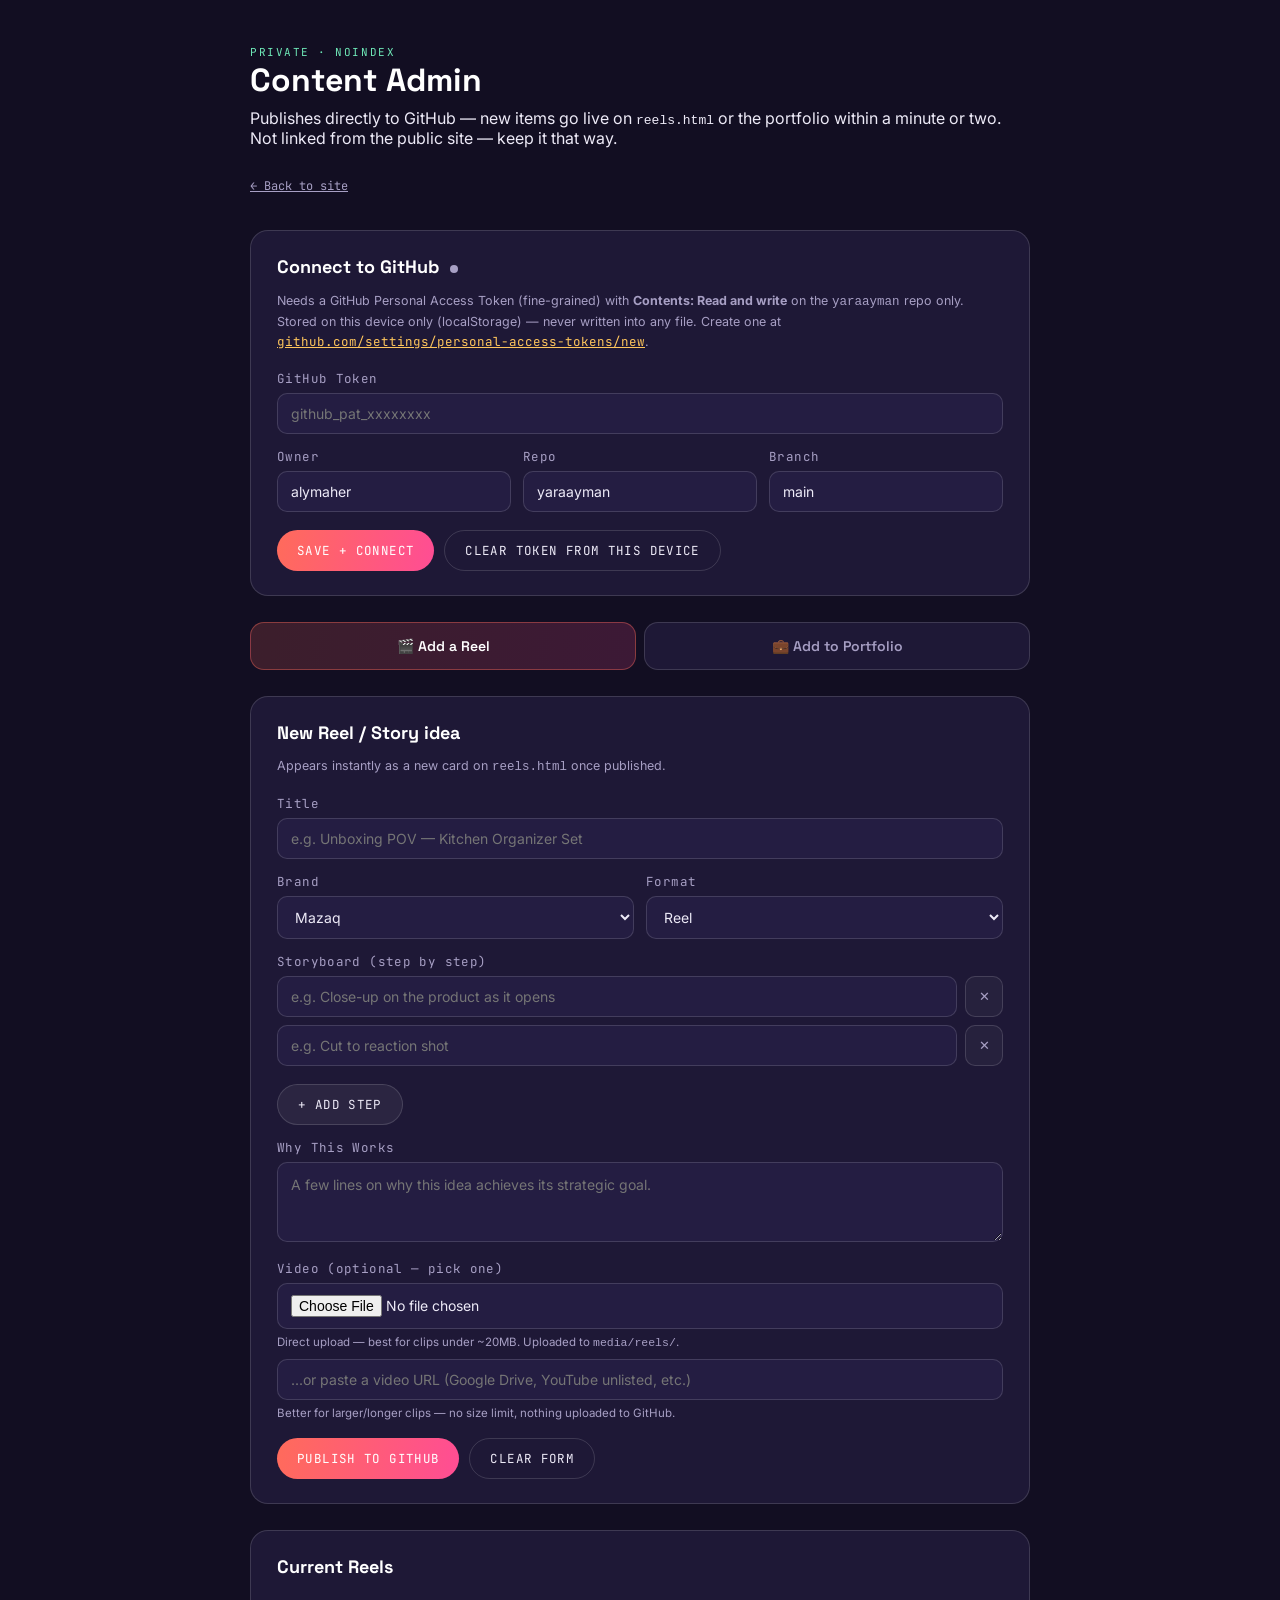
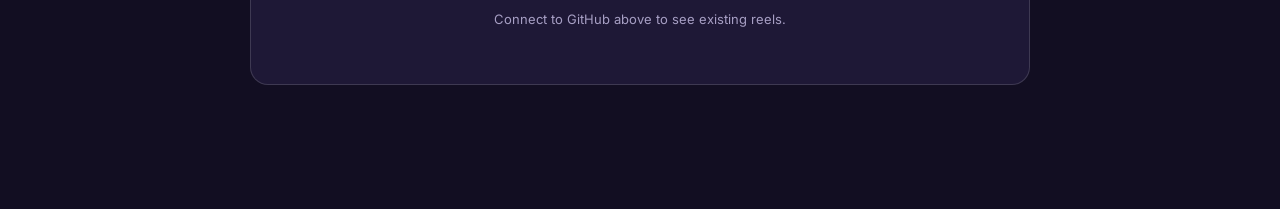
<file: admin.html>
<!DOCTYPE html>
<html lang="en">
<head>
<meta charset="UTF-8">
<meta name="viewport" content="width=device-width, initial-scale=1.0">
<title>Content Admin — Yara Ayman Hussein</title>
<meta name="robots" content="noindex, nofollow">
<link rel="icon" type="image/png" href="media/logo.png">
<link rel="preconnect" href="https://fonts.googleapis.com">
<link rel="preconnect" href="https://fonts.gstatic.com" crossorigin>
<link href="https://fonts.googleapis.com/css2?family=Space+Grotesk:wght@500;600;700&family=Inter:wght@400;500;600;700&family=JetBrains+Mono:wght@400;500&display=swap" rel="stylesheet">
<style>
  :root{
    --bg:#120E22; --panel:#1E1836; --panel-2:#241D42;
    --coral:#FF6B5B; --pink:#FF4D94; --gold:#FFC65C; --mint:#6EE7B7; --violet:#8B7BFF;
    --ink:#EDEAF7; --ink-dim:#A79FC4; --line:rgba(255,255,255,0.14);
    --ok:#6EE7B7; --err:#FF6B6B;
  }
  *{ box-sizing:border-box; }
  body{ margin:0; background:var(--bg); color:var(--ink); font-family:'Inter',sans-serif; padding:40px 20px 100px; }
  h1,h2,h3{ font-family:'Space Grotesk',sans-serif; margin:0 0 6px; color:#fff; }
  .wrap{ max-width:780px; margin:0 auto; }
  .mono{ font-family:'JetBrains Mono',monospace; }
  .top{ margin-bottom:36px; }
  .top .eyebrow{ font-family:'JetBrains Mono',monospace; font-size:11px; letter-spacing:.14em; text-transform:uppercase; color:var(--mint); }
  .top a.back{ font-family:'JetBrains Mono',monospace; font-size:12px; color:var(--ink-dim); display:inline-block; margin-top:14px; }

  .card{ background:var(--panel); border:1px solid var(--line); border-radius:18px; padding:24px 26px; margin-bottom:26px; }
  .card h2{ font-size:18px; margin-bottom:4px; }
  .card .hint{ font-size:12.5px; color:var(--ink-dim); margin-bottom:18px; line-height:1.6; }

  label{ display:block; font-size:12.5px; color:var(--ink-dim); margin:14px 0 6px; font-family:'JetBrains Mono',monospace; letter-spacing:.03em; }
  input[type=text], input[type=password], input[type=color], input[type=file], select, textarea{
    width:100%; background:var(--panel-2); border:1px solid var(--line); border-radius:10px;
    padding:11px 13px; color:var(--ink); font-family:'Inter',sans-serif; font-size:14px; outline:none;
  }
  input[type=color]{ padding:4px; height:42px; cursor:pointer; }
  input:focus, select:focus, textarea:focus{ border-color:var(--violet); }
  textarea{ resize:vertical; min-height:80px; line-height:1.6; }
  .row2{ display:grid; grid-template-columns:1fr 1fr 1fr; gap:12px; }
  .row2.two{ grid-template-columns:1fr 1fr; }
  @media (max-width:600px){ .row2{ grid-template-columns:1fr; } }

  .btn{
    font-family:'JetBrains Mono',monospace; font-size:12.5px; letter-spacing:.03em; text-transform:uppercase;
    border-radius:100px; padding:11px 20px; cursor:pointer; border:1px solid var(--line);
    background:rgba(255,255,255,.06); color:var(--ink); transition:background .2s ease, transform .15s ease;
  }
  .btn:hover{ background:rgba(255,255,255,.12); }
  .btn:active{ transform:scale(.97); }
  .btn-primary{ background:linear-gradient(100deg,var(--coral),var(--pink)); color:#fff; border:none; }
  .btn-primary:hover{ filter:brightness(1.08); }
  .btn-danger{ background:rgba(255,107,107,.12); border-color:rgba(255,107,107,.4); color:#FF9B9B; }
  .btn-danger:hover{ background:rgba(255,107,107,.2); }
  .btn-ghost{ background:transparent; }
  .btn:disabled{ opacity:.5; cursor:not-allowed; }
  .btn-row{ display:flex; gap:10px; margin-top:18px; flex-wrap:wrap; }

  .status{ font-size:12.5px; font-family:'JetBrains Mono',monospace; margin-top:14px; padding:10px 14px; border-radius:10px; display:none; }
  .status.show{ display:block; }
  .status.ok{ background:rgba(110,231,183,.1); border:1px solid rgba(110,231,183,.35); color:var(--ok); }
  .status.err{ background:rgba(255,107,107,.1); border:1px solid rgba(255,107,107,.35); color:var(--err); }
  .status.loading{ background:rgba(255,255,255,.06); border:1px solid var(--line); color:var(--ink-dim); }

  .list-rows{ display:flex; flex-direction:column; gap:8px; margin-top:6px; }
  .list-row{ display:flex; gap:8px; }
  .list-row input{ flex:1; }
  .row-remove{ flex-shrink:0; width:38px; border-radius:10px; border:1px solid var(--line); background:rgba(255,255,255,.04); color:var(--ink-dim); cursor:pointer; }
  .row-remove:hover{ background:rgba(255,107,107,.15); color:#FF9B9B; }

  .item-row{ display:flex; align-items:center; justify-content:space-between; gap:12px; padding:12px 14px; border:1px solid var(--line); border-radius:12px; margin-bottom:10px; background:rgba(255,255,255,.02); }
  .item-row .meta{ min-width:0; }
  .item-row .t{ font-family:'Space Grotesk',sans-serif; font-weight:600; font-size:14px; color:#fff; white-space:nowrap; overflow:hidden; text-overflow:ellipsis; }
  .item-row .tags{ font-family:'JetBrains Mono',monospace; font-size:10.5px; color:var(--ink-dim); margin-top:3px; }
  .empty-note{ font-size:13px; color:var(--ink-dim); text-align:center; padding:20px 0; }

  .conn-dot{ display:inline-block; width:8px; height:8px; border-radius:50%; margin-left:6px; background:var(--ink-dim); }
  .conn-dot.ok{ background:var(--ok); }
  .conn-dot.err{ background:var(--err); }

  /* tabs */
  .tabs{ display:flex; gap:8px; margin-bottom:26px; }
  .tab-btn{
    flex:1; font-family:'Space Grotesk',sans-serif; font-weight:600; font-size:14px;
    padding:14px; border-radius:14px; border:1px solid var(--line); background:var(--panel);
    color:var(--ink-dim); cursor:pointer; transition:all .2s ease;
  }
  .tab-btn.active{ background:linear-gradient(100deg,rgba(255,107,91,.18),rgba(255,77,148,.18)); color:#fff; border-color:rgba(255,107,91,.4); }
  .tab-panel{ display:none; }
  .tab-panel.active{ display:block; }

  .color-pair{ display:flex; gap:10px; align-items:center; }
  .color-pair input[type=color]{ flex:1; }
  .gradient-preview{ height:40px; border-radius:10px; margin-top:8px; border:1px solid var(--line); }

  .filehint{ font-size:11.5px; color:var(--ink-dim); margin-top:6px; }
</style>
</head>
<body>
<div class="wrap">

  <div class="top">
    <span class="eyebrow">Private · noindex</span>
    <h1>Content Admin</h1>
    <p class="hint" style="margin-top:8px;">Publishes directly to GitHub — new items go live on <code>reels.html</code> or the portfolio within a minute or two. Not linked from the public site — keep it that way.</p>
    <a class="back" href="index.html">← Back to site</a>
  </div>

  <!-- CONNECTION -->
  <div class="card">
    <h2>Connect to GitHub <span id="conn-dot" class="conn-dot"></span></h2>
    <p class="hint">
      Needs a GitHub Personal Access Token (fine-grained) with <b>Contents: Read and write</b> on the <code>yaraayman</code> repo only.
      Stored on this device only (localStorage) — never written into any file. Create one at
      <a class="mono" href="https://github.com/settings/personal-access-tokens/new" target="_blank" rel="noopener" style="color:var(--gold)">github.com/settings/personal-access-tokens/new</a>.
    </p>
    <label>GitHub Token</label>
    <input type="password" id="token-input" placeholder="github_pat_xxxxxxxx" autocomplete="off">
    <div class="row2">
      <div><label>Owner</label><input type="text" id="owner-input" value="alymaher"></div>
      <div><label>Repo</label><input type="text" id="repo-input" value="yaraayman"></div>
      <div><label>Branch</label><input type="text" id="branch-input" value="main"></div>
    </div>
    <div class="btn-row">
      <button class="btn btn-primary" id="save-token-btn">Save + Connect</button>
      <button class="btn btn-ghost" id="clear-token-btn">Clear token from this device</button>
    </div>
    <div class="status" id="conn-status"></div>
  </div>

  <!-- TABS -->
  <div class="tabs">
    <button class="tab-btn active" data-tab="reels">🎬 Add a Reel</button>
    <button class="tab-btn" data-tab="portfolio">💼 Add to Portfolio</button>
  </div>

  <!-- ===================== REELS TAB ===================== -->
  <div class="tab-panel active" id="tab-reels">

    <div class="card">
      <h2>New Reel / Story idea</h2>
      <p class="hint">Appears instantly as a new card on <code>reels.html</code> once published.</p>

      <label>Title</label>
      <input type="text" id="r-title" placeholder="e.g. Unboxing POV — Kitchen Organizer Set">

      <div class="row2 two">
        <div>
          <label>Brand</label>
          <select id="r-brand"><option>Mazaq</option><option>Okhtein</option><option>Noon</option><option>Other</option></select>
        </div>
        <div>
          <label>Format</label>
          <select id="r-format"><option>Reel</option><option>Story</option></select>
        </div>
      </div>

      <label>Storyboard (step by step)</label>
      <div class="list-rows" id="r-steps-list"></div>
      <div class="btn-row"><button class="btn" id="r-add-step-btn" type="button">+ Add step</button></div>

      <label>Why This Works</label>
      <textarea id="r-why" placeholder="A few lines on why this idea achieves its strategic goal."></textarea>

      <label>Video (optional — pick one)</label>
      <input type="file" id="r-video-file" accept="video/*">
      <div class="filehint">Direct upload — best for clips under ~20MB. Uploaded to <code>media/reels/</code>.</div>
      <input type="text" id="r-video-url" placeholder="...or paste a video URL (Google Drive, YouTube unlisted, etc.)" style="margin-top:10px;">
      <div class="filehint">Better for larger/longer clips — no size limit, nothing uploaded to GitHub.</div>

      <div class="btn-row">
        <button class="btn btn-primary" id="r-publish-btn">Publish to GitHub</button>
        <button class="btn btn-ghost" id="r-reset-btn" type="button">Clear form</button>
      </div>
      <div class="status" id="r-publish-status"></div>
    </div>

    <div class="card">
      <h2>Current Reels</h2>
      <div id="r-list"><p class="empty-note">Connect to GitHub above to see existing reels.</p></div>
    </div>

  </div>

  <!-- ===================== PORTFOLIO TAB ===================== -->
  <div class="tab-panel" id="tab-portfolio">

    <div class="card">
      <h2>New Portfolio Project</h2>
      <p class="hint">Appears instantly as a new case-study card in the Case Studies section on <code>index.html</code>.</p>

      <label>Project / Brand name</label>
      <input type="text" id="p-name" placeholder="e.g. Rosette">

      <label>Category</label>
      <input type="text" id="p-category" placeholder="e.g. Skincare Brand">

      <label>Card colors</label>
      <div class="color-pair">
        <input type="color" id="p-color1" value="#8B7BFF">
        <input type="color" id="p-color2" value="#FF4D94">
      </div>
      <div class="gradient-preview" id="p-gradient-preview"></div>

      <div class="row2 two">
        <div>
          <label>Badge text (optional)</label>
          <input type="text" id="p-badge-text" placeholder="e.g. 🎓 Diploma Project">
        </div>
        <div>
          <label>Badge style</label>
          <select id="p-badge-style"><option value="neutral">Neutral (violet)</option><option value="diploma">Diploma (mint)</option><option value="trial">Trial (gold)</option></select>
        </div>
      </div>

      <label>Media label (small caption on the cover)</label>
      <input type="text" id="p-media-label" placeholder="e.g. 30-Day Integrated Social Campaign">

      <label>Description</label>
      <textarea id="p-description" placeholder="1-2 sentence summary of the project."></textarea>

      <label>Strategy points</label>
      <div class="list-rows" id="p-strategy-list"></div>
      <div class="btn-row"><button class="btn" id="p-add-strategy-btn" type="button">+ Add point</button></div>

      <label>Metrics (up to 2 shown)</label>
      <div class="list-rows" id="p-metrics-list"></div>
      <div class="btn-row"><button class="btn" id="p-add-metric-btn" type="button">+ Add metric</button></div>

      <label>PDF deck (optional)</label>
      <input type="file" id="p-pdf-file" accept="application/pdf">
      <div class="filehint">Uploaded to <code>project/</code> in the repo and linked with a download button.</div>

      <div class="btn-row">
        <button class="btn btn-primary" id="p-publish-btn">Publish to GitHub</button>
        <button class="btn btn-ghost" id="p-reset-btn" type="button">Clear form</button>
      </div>
      <div class="status" id="p-publish-status"></div>
    </div>

    <div class="card">
      <h2>Current Portfolio Projects</h2>
      <div id="p-list"><p class="empty-note">Connect to GitHub above to see existing projects.</p></div>
    </div>

  </div>

</div>

<script>
  const TOKEN_KEY = 'yaraSitePAT';
  const CFG_KEY = 'yaraSiteRepoCfg';
  const REELS_PATH = 'data/reels.json';
  const PROJECTS_PATH = 'data/projects.json';

  const tokenInput = document.getElementById('token-input');
  const ownerInput = document.getElementById('owner-input');
  const repoInput = document.getElementById('repo-input');
  const branchInput = document.getElementById('branch-input');
  const connDot = document.getElementById('conn-dot');
  const connStatus = document.getElementById('conn-status');

  // ---------- tabs ----------
  document.querySelectorAll('.tab-btn').forEach(btn=>{
    btn.addEventListener('click', ()=>{
      document.querySelectorAll('.tab-btn').forEach(b=>b.classList.remove('active'));
      document.querySelectorAll('.tab-panel').forEach(p=>p.classList.remove('active'));
      btn.classList.add('active');
      document.getElementById('tab-' + btn.dataset.tab).classList.add('active');
    });
  });

  // ---------- init from storage ----------
  (function initFromStorage(){
    const savedToken = localStorage.getItem(TOKEN_KEY);
    if (savedToken) tokenInput.value = savedToken;
    const savedCfg = JSON.parse(localStorage.getItem(CFG_KEY) || '{}');
    if (savedCfg.owner) ownerInput.value = savedCfg.owner;
    if (savedCfg.repo) repoInput.value = savedCfg.repo;
    if (savedCfg.branch) branchInput.value = savedCfg.branch;
    if (savedToken) connectToGitHub();
  })();

  function utf8ToBase64(str){ return btoa(unescape(encodeURIComponent(str))); }
  function base64ToUtf8(str){ return decodeURIComponent(escape(atob(str))); }

  function contentsUrl(path){
    const owner = ownerInput.value.trim();
    const repo = repoInput.value.trim();
    return `https://api.github.com/repos/${owner}/${repo}/contents/${path}`;
  }
  function authHeaders(){
    const token = tokenInput.value.trim();
    return token ? { Authorization: `Bearer ${token}`, Accept: 'application/vnd.github+json' } : { Accept: 'application/vnd.github+json' };
  }
  function showStatus(el, type, msg){ el.className = `status show ${type}`; el.textContent = msg; }
  function hideStatus(el){ el.className = 'status'; }

  document.getElementById('save-token-btn').addEventListener('click', ()=>{
    localStorage.setItem(TOKEN_KEY, tokenInput.value.trim());
    localStorage.setItem(CFG_KEY, JSON.stringify({ owner: ownerInput.value.trim(), repo: repoInput.value.trim(), branch: branchInput.value.trim() }));
    connectToGitHub();
  });
  document.getElementById('clear-token-btn').addEventListener('click', ()=>{
    localStorage.removeItem(TOKEN_KEY);
    tokenInput.value = '';
    connDot.className = 'conn-dot';
    hideStatus(connStatus);
    document.getElementById('r-list').innerHTML = '<p class="empty-note">Connect to GitHub above to see existing reels.</p>';
    document.getElementById('p-list').innerHTML = '<p class="empty-note">Connect to GitHub above to see existing projects.</p>';
  });

  async function connectToGitHub(){
    showStatus(connStatus, 'loading', 'Connecting...');
    try {
      await Promise.all([loadFile(REELS_PATH, 'reels'), loadFile(PROJECTS_PATH, 'projects')]);
      connDot.className = 'conn-dot ok';
      showStatus(connStatus, 'ok', `Connected — ${reelsState.items.length} reels, ${projectsState.items.length} portfolio projects.`);
    } catch (err){
      connDot.className = 'conn-dot err';
      showStatus(connStatus, 'err', err.message || 'Connection failed.');
    }
  }

  // ---------- generic file state ----------
  const reelsState = { sha: null, items: [] };
  const projectsState = { sha: null, items: [] };

  async function loadFile(path, kind){
    const branch = branchInput.value.trim() || 'main';
    const res = await fetch(`${contentsUrl(path)}?ref=${encodeURIComponent(branch)}`, { headers: authHeaders() });
    const state = kind === 'reels' ? reelsState : projectsState;
    if (res.status === 404){ state.sha = null; state.items = []; renderList(kind); return; }
    if (!res.ok) throw new Error(`GitHub returned ${res.status} — check your token and permissions.`);
    const json = await res.json();
    state.sha = json.sha;
    const parsed = JSON.parse(base64ToUtf8(json.content.replace(/\n/g,'')));
    state.items = kind === 'reels' ? (parsed.reels || []) : (parsed.projects || []);
    renderList(kind);
  }

  async function saveFile(path, kind, commitMessage){
    const state = kind === 'reels' ? reelsState : projectsState;
    const branch = branchInput.value.trim() || 'main';
    const payload = kind === 'reels' ? { reels: state.items } : { projects: state.items };
    const body = { message: commitMessage, content: utf8ToBase64(JSON.stringify(payload, null, 2)), branch };
    if (state.sha) body.sha = state.sha;
    const res = await fetch(contentsUrl(path), {
      method: 'PUT', headers: { ...authHeaders(), 'Content-Type': 'application/json' }, body: JSON.stringify(body)
    });
    if (!res.ok){ const e = await res.json().catch(()=>({})); throw new Error(e.message || `Save failed (${res.status})`); }
    const json = await res.json();
    state.sha = json.content.sha;
    renderList(kind);
  }

  function renderList(kind){
    const state = kind === 'reels' ? reelsState : projectsState;
    const el = document.getElementById(kind === 'reels' ? 'r-list' : 'p-list');
    if (state.items.length === 0){ el.innerHTML = `<p class="empty-note">No ${kind === 'reels' ? 'reels' : 'projects'} yet.</p>`; return; }
    el.innerHTML = '';
    state.items.forEach(item => {
      const row = document.createElement('div');
      row.className = 'item-row';
      const title = kind === 'reels' ? item.title : item.name;
      const tags = kind === 'reels' ? `${item.brand || ''} · ${item.format || ''}` : (item.category || '');
      row.innerHTML = `<div class="meta"><div class="t">${title || 'Untitled'}</div><div class="tags">${tags}</div></div><button class="btn btn-danger">Delete</button>`;
      row.querySelector('button').addEventListener('click', ()=> deleteItem(kind, item.id));
      el.appendChild(row);
    });
  }

  async function deleteItem(kind, id){
    if (!confirm('Delete this item? This publishes immediately.')) return;
    const state = kind === 'reels' ? reelsState : projectsState;
    state.items = state.items.filter(i => i.id !== id);
    const path = kind === 'reels' ? REELS_PATH : PROJECTS_PATH;
    const statusEl = kind === 'reels' ? document.getElementById('r-publish-status') : document.getElementById('p-publish-status');
    try {
      showStatus(statusEl, 'loading', 'Deleting...');
      await saveFile(path, kind, `Remove ${kind === 'reels' ? 'reel' : 'project'} (${id})`);
      showStatus(statusEl, 'ok', 'Deleted ✓');
    } catch (err){ showStatus(statusEl, 'err', err.message); }
  }

  // ================= REELS FORM =================
  const rStepsList = document.getElementById('r-steps-list');
  function addStepRow(list, placeholder, value=''){
    const row = document.createElement('div');
    row.className = 'list-row';
    row.innerHTML = `<input type="text" class="row-input" placeholder="${placeholder}" value="${value.replace(/"/g,'&quot;')}"><button class="row-remove" type="button">✕</button>`;
    row.querySelector('.row-remove').addEventListener('click', ()=> row.remove());
    list.appendChild(row);
  }
  addStepRow(rStepsList, 'e.g. Close-up on the product as it opens');
  addStepRow(rStepsList, 'e.g. Cut to reaction shot');
  document.getElementById('r-add-step-btn').addEventListener('click', ()=> addStepRow(rStepsList, 'Next shot...'));

  function resetReelForm(){
    document.getElementById('r-title').value = '';
    document.getElementById('r-brand').selectedIndex = 0;
    document.getElementById('r-format').selectedIndex = 0;
    document.getElementById('r-why').value = '';
    document.getElementById('r-video-file').value = '';
    document.getElementById('r-video-url').value = '';
    rStepsList.innerHTML = '';
    addStepRow(rStepsList, 'e.g. Close-up on the product as it opens');
    addStepRow(rStepsList, 'e.g. Cut to reaction shot');
    hideStatus(document.getElementById('r-publish-status'));
  }
  document.getElementById('r-reset-btn').addEventListener('click', resetReelForm);

  async function uploadVideo(file){
    const branch = branchInput.value.trim() || 'main';
    const safeName = `${Date.now()}-${file.name.replace(/[^a-zA-Z0-9_.-]/g, '_')}`;
    const path = `media/reels/${safeName}`;
    const base64 = await fileToBase64(file);
    const body = { message: `Upload reel video: ${safeName}`, content: base64, branch };
    const res = await fetch(contentsUrl(path), {
      method: 'PUT', headers: { ...authHeaders(), 'Content-Type': 'application/json' }, body: JSON.stringify(body)
    });
    if (!res.ok){ const e = await res.json().catch(()=>({})); throw new Error(e.message || `Video upload failed (${res.status})`); }
    return path;
  }

  document.getElementById('r-publish-btn').addEventListener('click', async ()=>{
    const statusEl = document.getElementById('r-publish-status');
    const title = document.getElementById('r-title').value.trim();
    const brand = document.getElementById('r-brand').value;
    const format = document.getElementById('r-format').value;
    const why = document.getElementById('r-why').value.trim();
    const steps = [...rStepsList.querySelectorAll('.row-input')].map(i=>i.value.trim()).filter(Boolean);
    const videoFile = document.getElementById('r-video-file').files[0];
    const videoUrlInput = document.getElementById('r-video-url').value.trim();

    if (!tokenInput.value.trim()){ showStatus(statusEl, 'err', 'Connect to GitHub above first.'); return; }
    if (!title || !why || steps.length === 0){ showStatus(statusEl, 'err', 'Needs a title, at least one storyboard step, and a "Why This Works" note.'); return; }
    if (videoFile && videoFile.size > 20 * 1024 * 1024){
      showStatus(statusEl, 'err', 'That video is over 20MB — use the URL field instead (Google Drive, YouTube unlisted, etc.) rather than direct upload.');
      return;
    }

    try {
      let videoUrl = '';
      if (videoFile){
        showStatus(statusEl, 'loading', 'Uploading video (this can take a moment)...');
        videoUrl = await uploadVideo(videoFile);
      } else if (videoUrlInput){
        videoUrl = videoUrlInput;
      }

      reelsState.items.push({ id: `${brand.toLowerCase()}-${Date.now()}`, title, brand, format, storyboard: steps, whyItWorks: why, videoUrl });
      showStatus(statusEl, 'loading', 'Publishing to GitHub...');
      await saveFile(REELS_PATH, 'reels', `Add reel idea: ${title}`);
      showStatus(statusEl, 'ok', 'Published ✓ (live on reels.html in a minute or two)');
      resetReelForm();
    } catch (err){ showStatus(statusEl, 'err', err.message); }
  });

  // ================= PORTFOLIO FORM =================
  const pStrategyList = document.getElementById('p-strategy-list');
  const pMetricsList = document.getElementById('p-metrics-list');
  const color1 = document.getElementById('p-color1');
  const color2 = document.getElementById('p-color2');
  const gradientPreview = document.getElementById('p-gradient-preview');

  function updateGradientPreview(){
    gradientPreview.style.background = `linear-gradient(135deg, ${color1.value}, ${color2.value})`;
  }
  color1.addEventListener('input', updateGradientPreview);
  color2.addEventListener('input', updateGradientPreview);
  updateGradientPreview();

  addStepRow(pStrategyList, 'e.g. Positions the brand around...');
  addStepRow(pStrategyList, 'e.g. Five-pillar content system...');
  document.getElementById('p-add-strategy-btn').addEventListener('click', ()=> addStepRow(pStrategyList, 'Next strategy point...'));

  function addMetricRow(value='', label=''){
    const row = document.createElement('div');
    row.className = 'list-row';
    row.innerHTML = `
      <input type="text" class="metric-value" placeholder="Value (e.g. +25%)" style="max-width:140px;" value="${value.replace(/"/g,'&quot;')}">
      <input type="text" class="metric-label" placeholder="Label (e.g. reach)" value="${label.replace(/"/g,'&quot;')}">
      <button class="row-remove" type="button">✕</button>
    `;
    row.querySelector('.row-remove').addEventListener('click', ()=> row.remove());
    pMetricsList.appendChild(row);
  }
  addMetricRow(); addMetricRow();
  document.getElementById('p-add-metric-btn').addEventListener('click', ()=> addMetricRow());

  function resetProjectForm(){
    document.getElementById('p-name').value = '';
    document.getElementById('p-category').value = '';
    document.getElementById('p-badge-text').value = '';
    document.getElementById('p-badge-style').selectedIndex = 0;
    document.getElementById('p-media-label').value = '';
    document.getElementById('p-description').value = '';
    document.getElementById('p-pdf-file').value = '';
    color1.value = '#8B7BFF'; color2.value = '#FF4D94'; updateGradientPreview();
    pStrategyList.innerHTML = ''; addStepRow(pStrategyList, 'e.g. Positions the brand around...'); addStepRow(pStrategyList, 'e.g. Five-pillar content system...');
    pMetricsList.innerHTML = ''; addMetricRow(); addMetricRow();
    hideStatus(document.getElementById('p-publish-status'));
  }
  document.getElementById('p-reset-btn').addEventListener('click', resetProjectForm);

  function fileToBase64(file){
    return new Promise((resolve, reject)=>{
      const reader = new FileReader();
      reader.onload = ()=> resolve(reader.result.split(',')[1]);
      reader.onerror = reject;
      reader.readAsDataURL(file);
    });
  }

  async function uploadPdf(file){
    const branch = branchInput.value.trim() || 'main';
    const safeName = file.name.replace(/[^a-zA-Z0-9_.-]/g, '_');
    const path = `project/${safeName}`;
    const base64 = await fileToBase64(file);
    // check if a file already exists at this path to get its sha (avoid overwrite conflict)
    let sha = null;
    try {
      const existing = await fetch(`${contentsUrl(path)}?ref=${encodeURIComponent(branch)}`, { headers: authHeaders() });
      if (existing.ok){ const j = await existing.json(); sha = j.sha; }
    } catch(e){ /* file doesn't exist yet, fine */ }

    const body = { message: `Upload PDF: ${safeName}`, content: base64, branch };
    if (sha) body.sha = sha;
    const res = await fetch(contentsUrl(path), {
      method: 'PUT', headers: { ...authHeaders(), 'Content-Type': 'application/json' }, body: JSON.stringify(body)
    });
    if (!res.ok){ const e = await res.json().catch(()=>({})); throw new Error(e.message || `PDF upload failed (${res.status})`); }
    return path;
  }

  document.getElementById('p-publish-btn').addEventListener('click', async ()=>{
    const statusEl = document.getElementById('p-publish-status');
    const name = document.getElementById('p-name').value.trim();
    const category = document.getElementById('p-category').value.trim();
    const badgeText = document.getElementById('p-badge-text').value.trim();
    const badgeStyle = document.getElementById('p-badge-style').value;
    const mediaLabel = document.getElementById('p-media-label').value.trim();
    const description = document.getElementById('p-description').value.trim();
    const pdfFile = document.getElementById('p-pdf-file').files[0];
    const strategyPoints = [...pStrategyList.querySelectorAll('.row-input')].map(i=>i.value.trim()).filter(Boolean);
    const metrics = [...pMetricsList.querySelectorAll('.list-row')].map(row=>({
      value: row.querySelector('.metric-value').value.trim(),
      label: row.querySelector('.metric-label').value.trim()
    })).filter(m=>m.value || m.label);

    if (!tokenInput.value.trim()){ showStatus(statusEl, 'err', 'Connect to GitHub above first.'); return; }
    if (!name || !description){ showStatus(statusEl, 'err', 'Needs at least a project name and description.'); return; }

    try {
      let pdfUrl = null;
      if (pdfFile){
        showStatus(statusEl, 'loading', 'Uploading PDF...');
        pdfUrl = await uploadPdf(pdfFile);
      }
      const newProject = {
        id: `${name.toLowerCase().replace(/[^a-z0-9]+/g,'-')}-${Date.now()}`,
        name, category,
        gradient: `linear-gradient(135deg,${color1.value},${color2.value})`,
        badgeText, badgeStyle,
        mediaLabel,
        description,
        strategyPoints,
        metrics,
        pdfUrl: pdfUrl || '',
        pdfLabel: pdfUrl ? `↓ Download ${name} (PDF)` : ''
      };
      projectsState.items.push(newProject);
      showStatus(statusEl, 'loading', 'Publishing to GitHub...');
      await saveFile(PROJECTS_PATH, 'projects', `Add portfolio project: ${name}`);
      showStatus(statusEl, 'ok', 'Published ✓ (live on the site in a minute or two)');
      resetProjectForm();
    } catch (err){ showStatus(statusEl, 'err', err.message); }
  });
</script>
</body>
</html>
</file>
<file: data/css/fontawesome/solid.css>
/*!
 * Font Awesome Free 5.15.4 by @fontawesome - https://fontawesome.com
 * License - https://fontawesome.com/license/free (Icons: CC BY 4.0, Fonts: SIL OFL 1.1, Code: MIT License)
 */
@font-face {
  font-family: 'Font Awesome 5 Free';
  font-style: normal;
  font-weight: 900;
  font-display: block;
  src: url("../webfonts/fa-solid-900.eot");
  src: url("../webfonts/fa-solid-900.eot?#iefix") format("embedded-opentype"), url("../webfonts/fa-solid-900.woff2") format("woff2"), url("../webfonts/fa-solid-900.woff") format("woff"), url("../webfonts/fa-solid-900.ttf") format("truetype"), url("../webfonts/fa-solid-900.svg#fontawesome") format("svg"); }

.fa,
.fas {
  font-family: 'Font Awesome 5 Free';
  font-weight: 900; }
</file>
